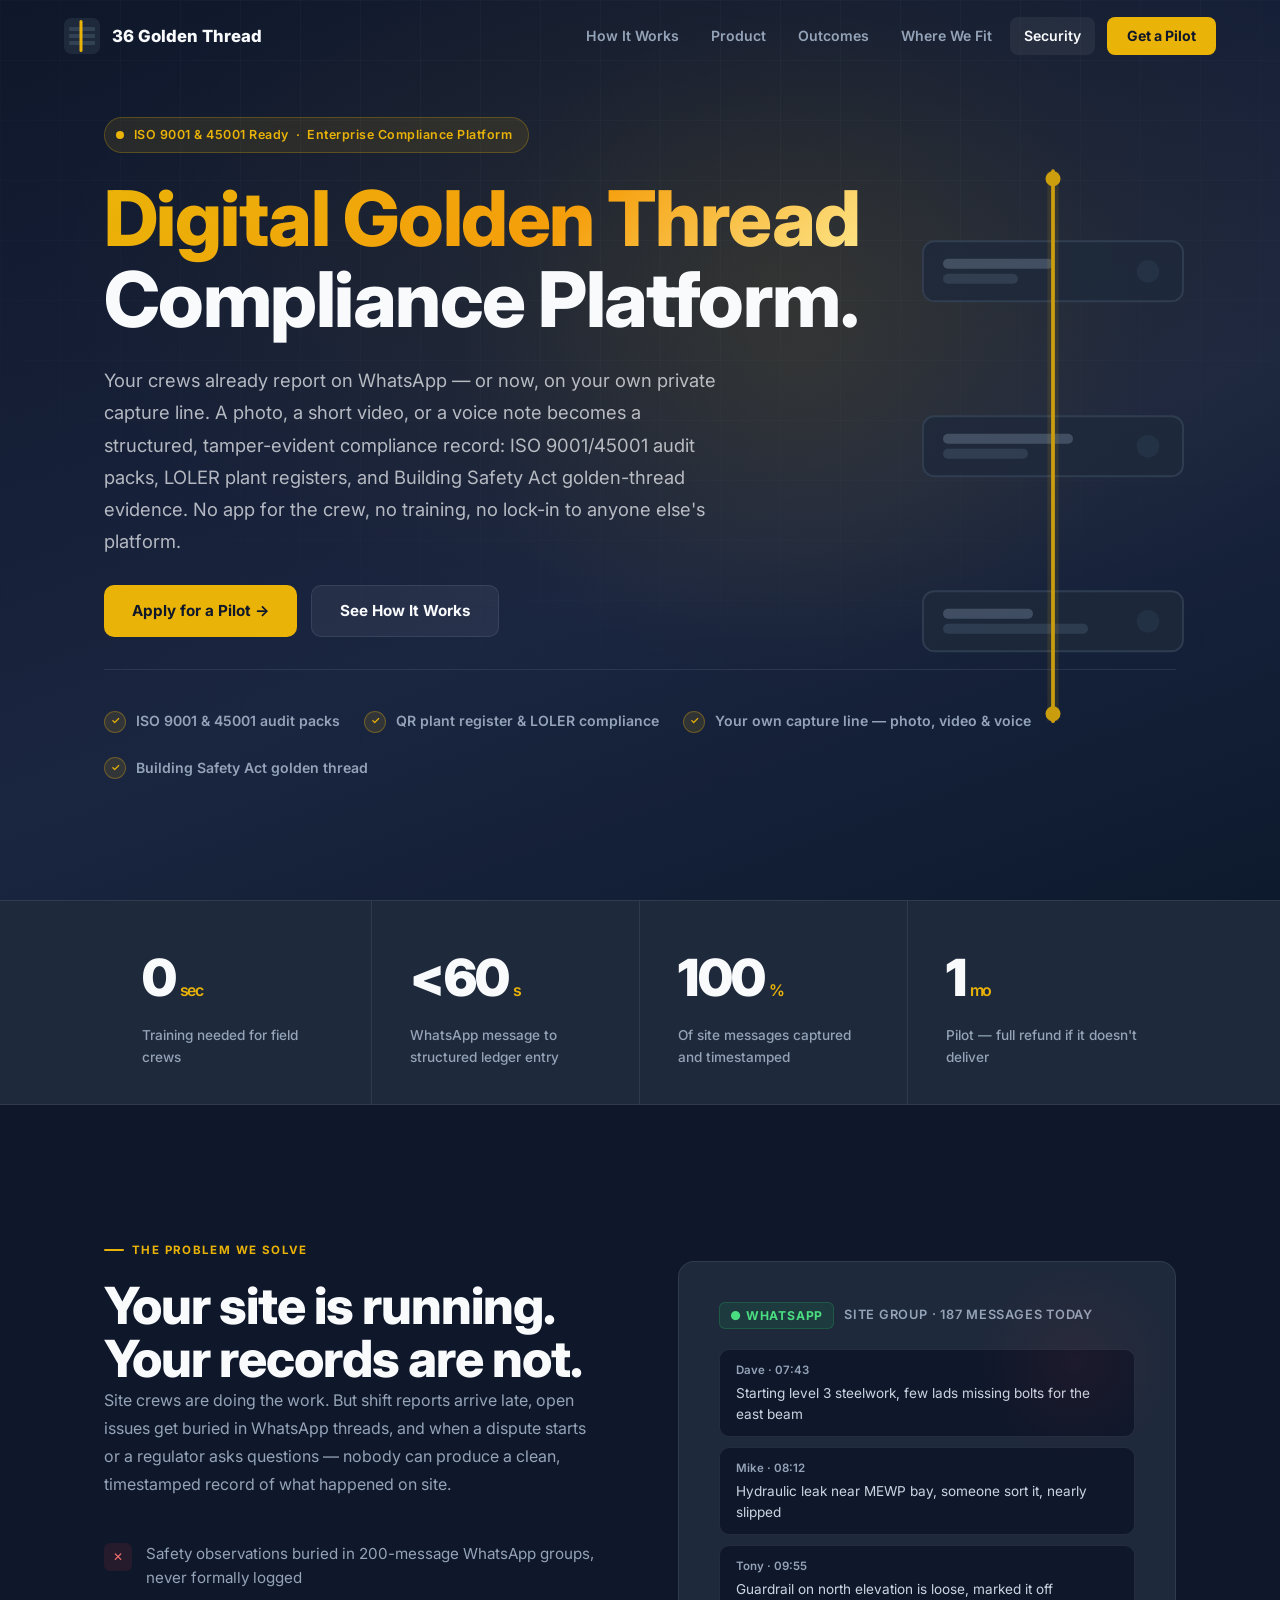
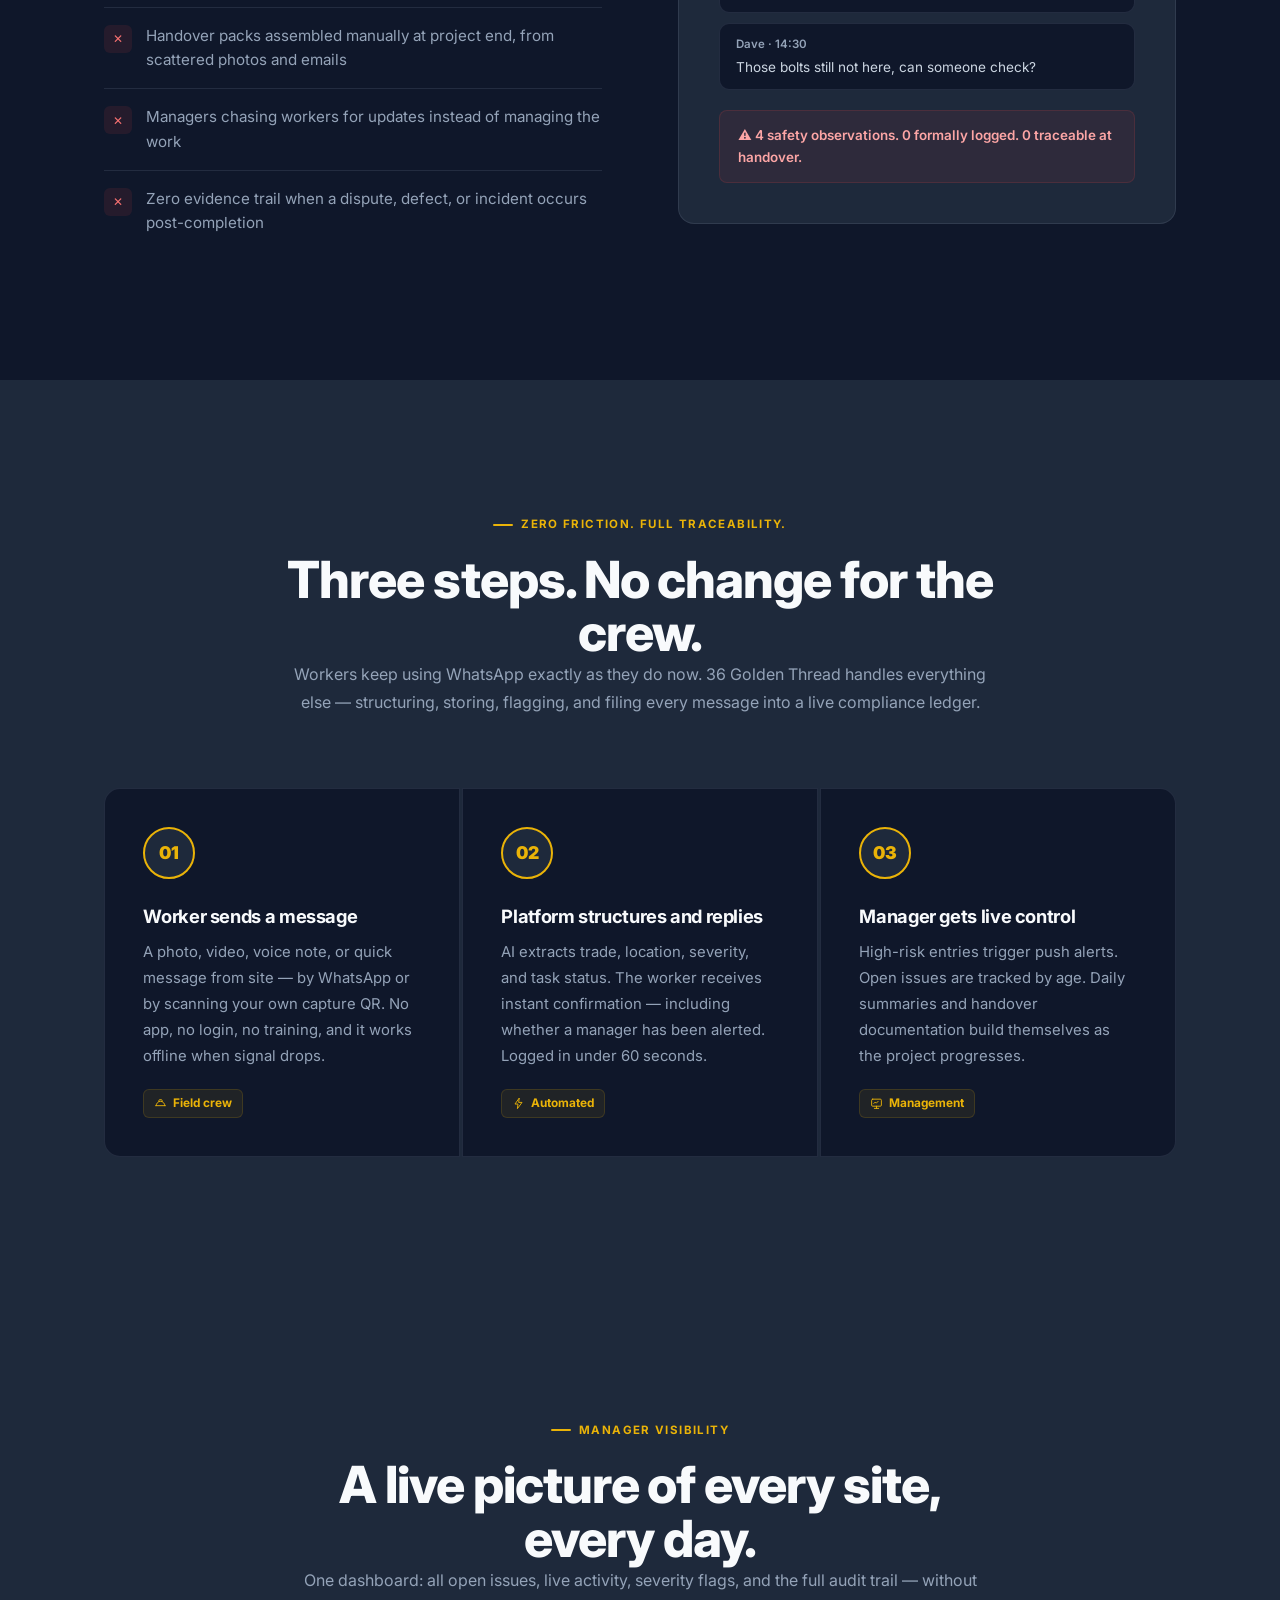
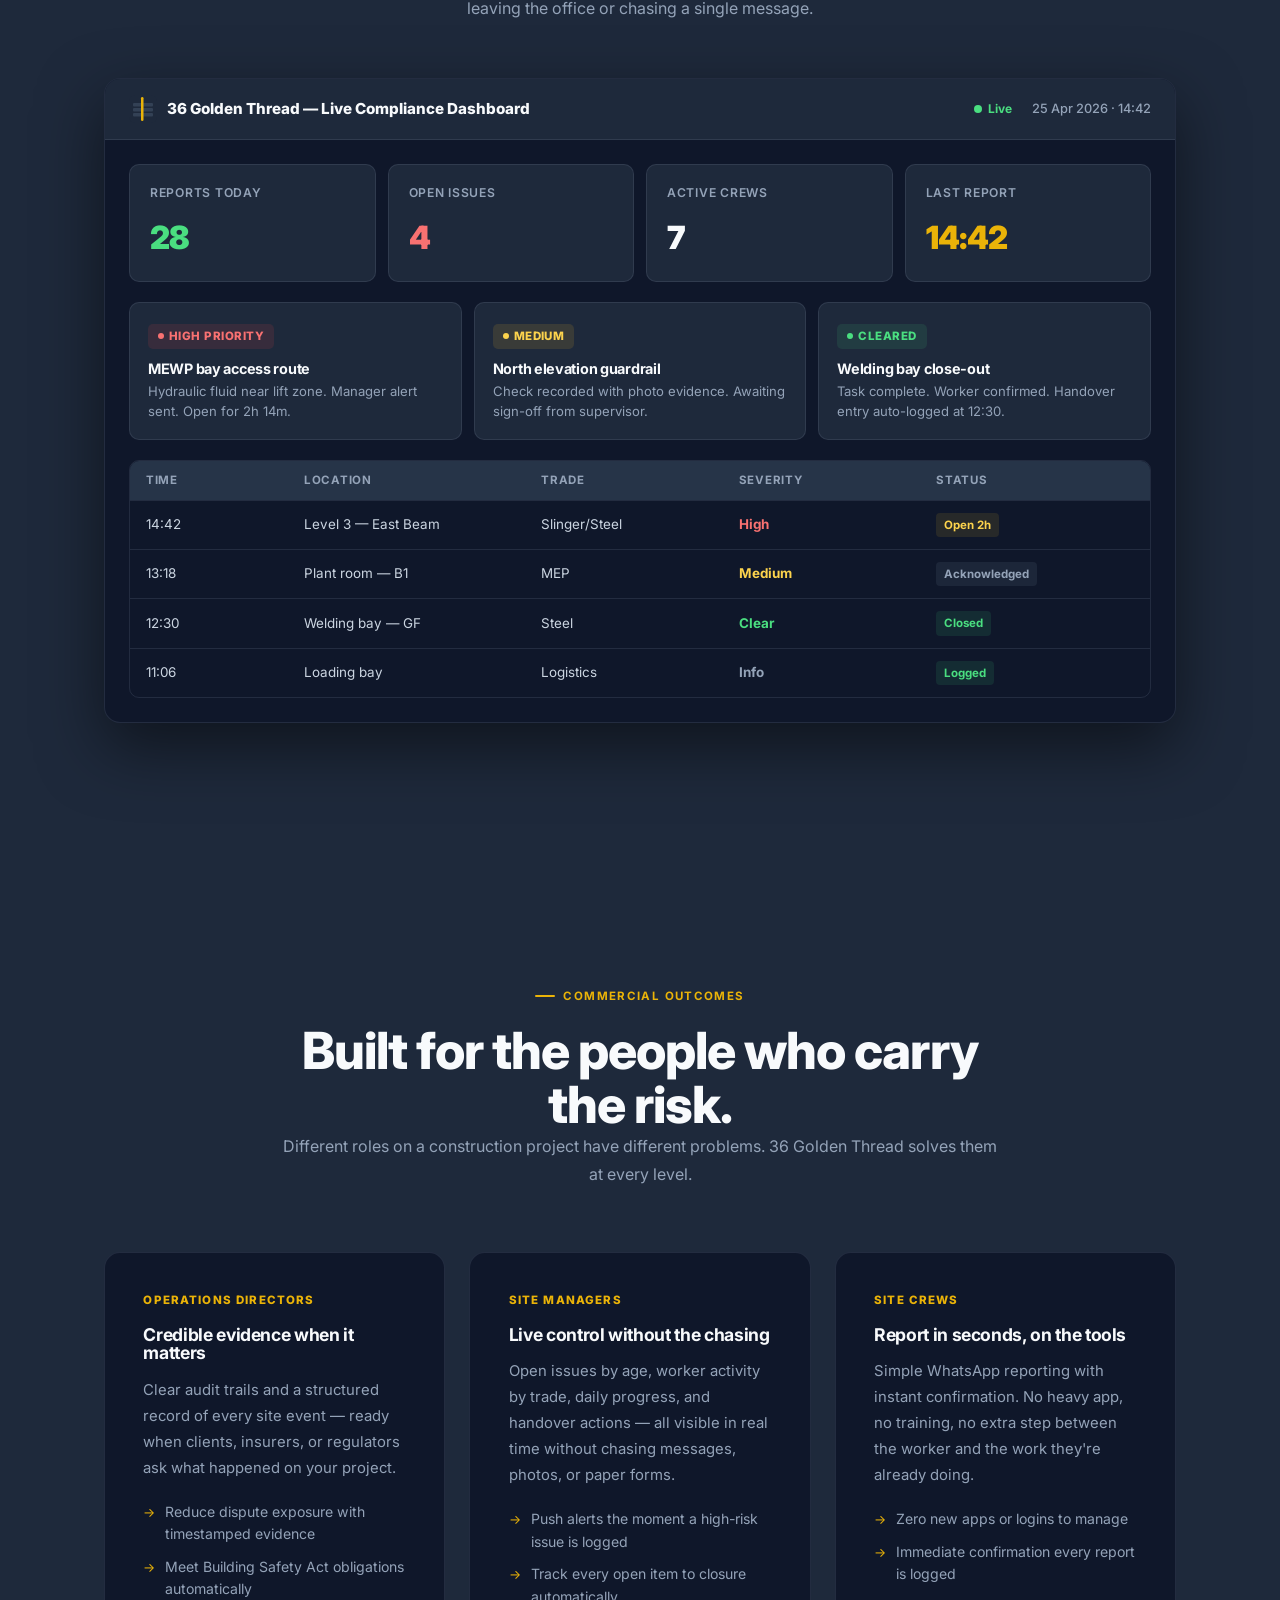
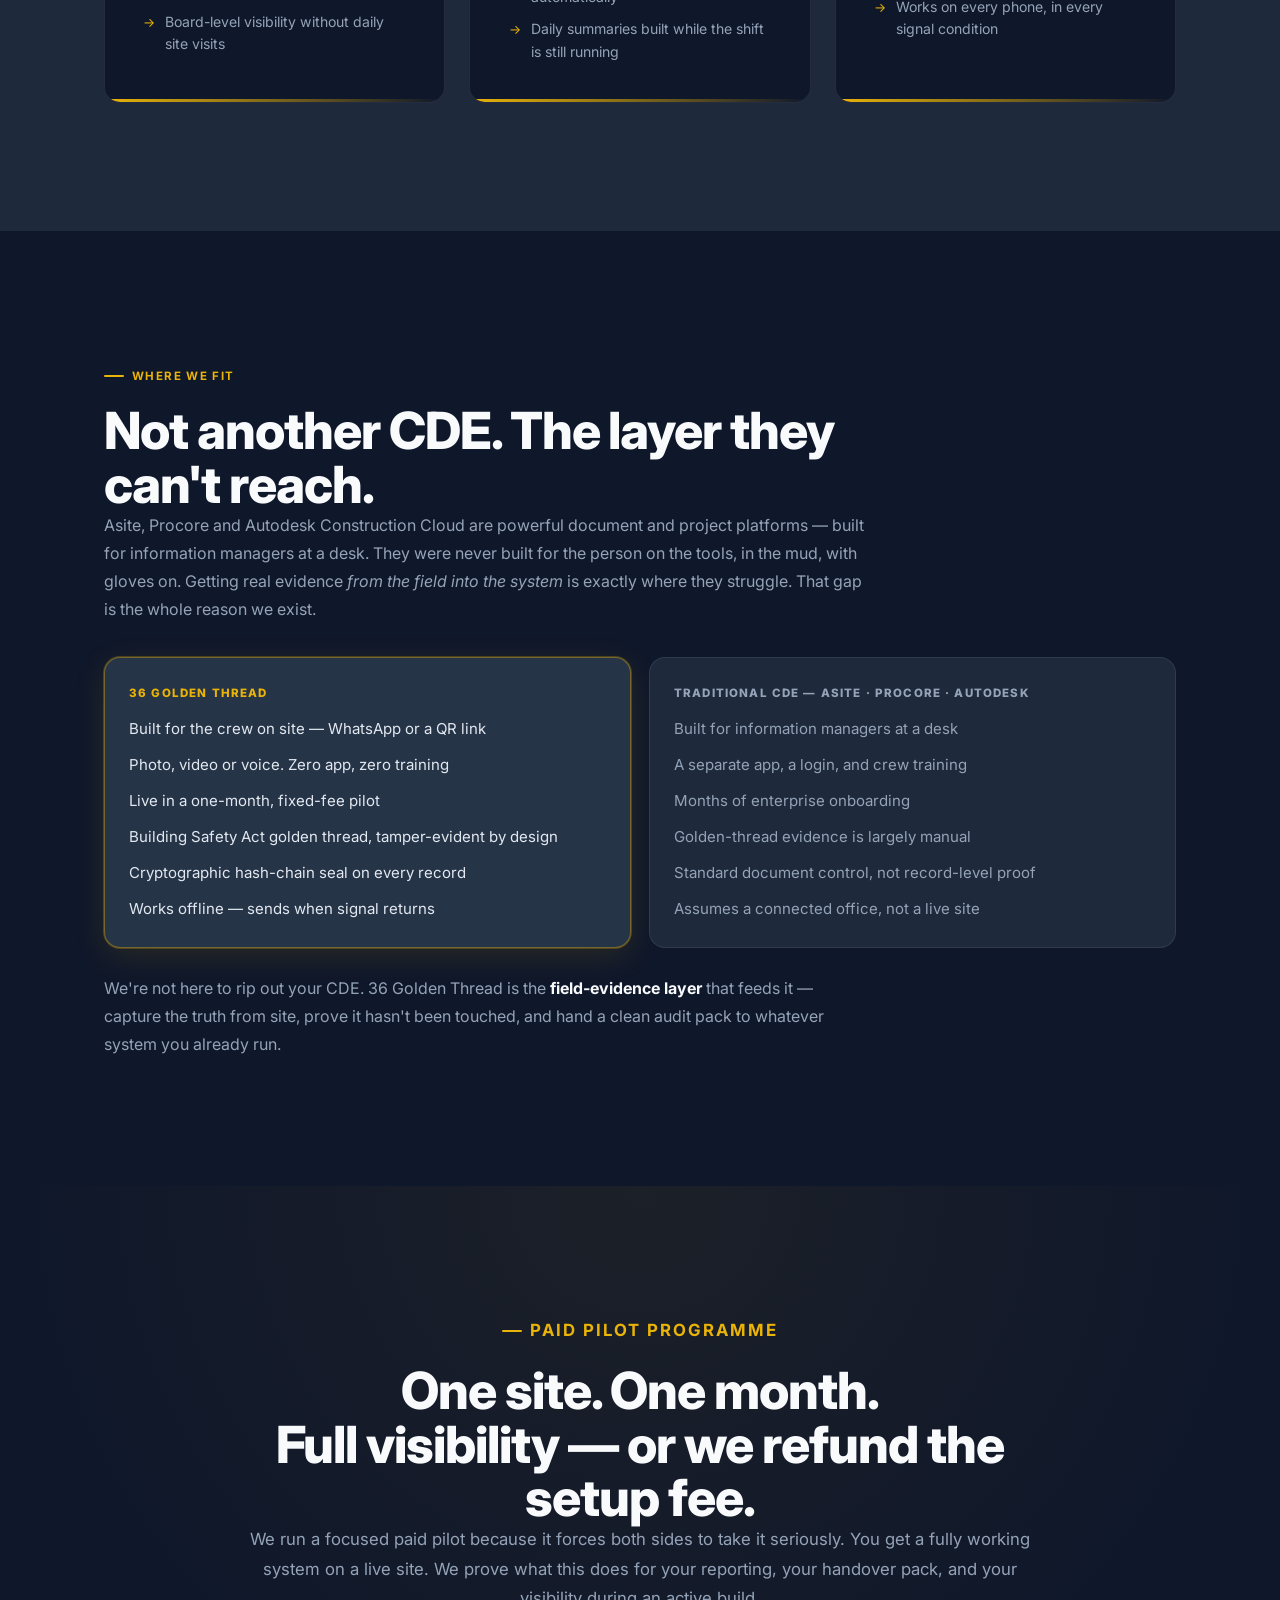
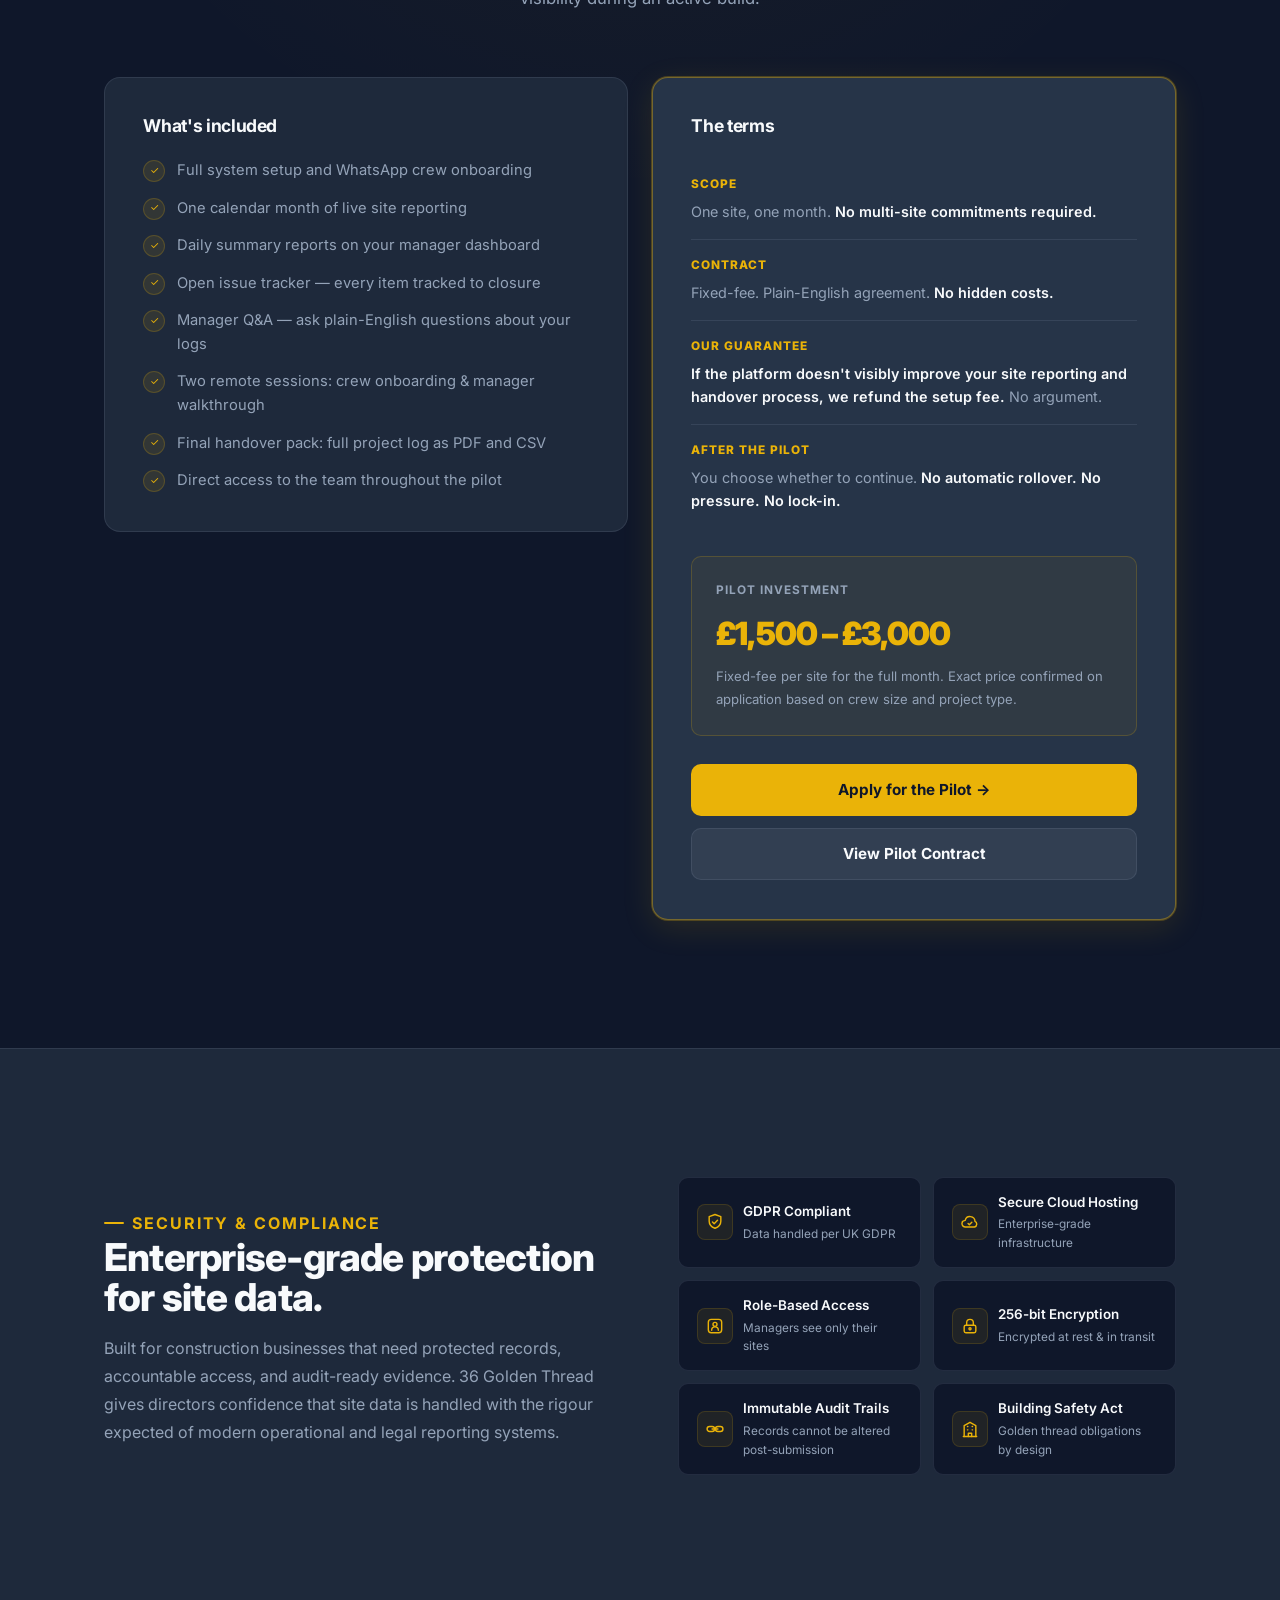
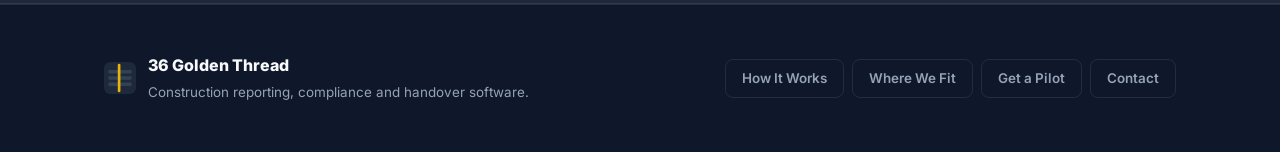
<file: index.html>
﻿<!doctype html>
<html lang="en">
<head>
<meta charset="utf-8">
<meta name="viewport" content="width=device-width, initial-scale=1">
<meta name="description" content="Turn site WhatsApp messages or your own private capture line into audit-ready compliance evidence. Photo, video, voice. ISO 9001/45001 packs, LOLER plant registers, and a tamper-evident Building Safety Act golden thread.">
<link rel="canonical" href="https://goldenthreadledger.co.uk/">
<meta property="og:type" content="website">
<meta property="og:site_name" content="36 Golden Thread">
<meta property="og:title" content="36 Golden Thread — Audit-ready site evidence, from the field">
<meta property="og:description" content="Your crews report by WhatsApp or your own capture link — photo, video or voice. It becomes a tamper-evident compliance record. Zero crew training.">
<meta property="og:url" content="https://goldenthreadledger.co.uk/">
<meta name="twitter:card" content="summary_large_image">
<meta name="twitter:title" content="36 Golden Thread — Audit-ready site evidence">
<meta name="twitter:description" content="From a site message to a sealed compliance record in under 60 seconds.">
<script type="application/ld+json">{"@context":"https://schema.org","@type":"SoftwareApplication","name":"36 Golden Thread","applicationCategory":"BusinessApplication","operatingSystem":"Web","url":"https://goldenthreadledger.co.uk/","description":"WhatsApp-native and own-channel construction compliance: ISO 9001/45001 audit packs, LOLER plant registers, Building Safety Act golden-thread evidence.","offers":{"@type":"Offer","price":"2500","priceCurrency":"GBP"}}</script>
<title>36 Golden Thread | Digital Golden Thread Compliance Platform</title>
<link rel="icon" type="image/svg+xml" href="favicon.svg">
<link rel="preconnect" href="https://fonts.googleapis.com">
<link rel="preconnect" href="https://fonts.gstatic.com" crossorigin>
<link href="https://fonts.googleapis.com/css2?family=Inter:wght@400;500;600;700;800;900&display=swap" rel="stylesheet">
<style>
/* ─── Reset & base ─────────────────────────────────────────────────────────── */
*,*::before,*::after{box-sizing:border-box;margin:0;padding:0}
html{scroll-behavior:smooth;-webkit-text-size-adjust:100%}
body{font-family:'Inter',system-ui,sans-serif;background:#0F172A;color:#F8FAFC;line-height:1.6;overflow-x:hidden}
img{display:block;max-width:100%}
a{color:inherit;text-decoration:none}
button{font-family:inherit;cursor:pointer}

/* ─── Design tokens ─────────────────────────────────────────────────────────── */
:root{
  --gold:#EAB308;
  --gold-light:#FDE68A;
  --gold-dark:#A16207;
  --navy:#0F172A;
  --navy-mid:#1E293B;
  --navy-surface:#263448;
  --slate:#334155;
  --slate-mid:#475569;
  --muted:#94A3B8;
  --paper:#F8FAFC;
  --line:rgba(148,163,184,.15);
  --radius:10px;
  --radius-lg:16px;
  --shadow-gold:0 0 0 1px rgba(234,179,8,.25),0 8px 32px rgba(234,179,8,.12);
  --shadow-dark:0 24px 64px rgba(0,0,0,.5);
}

/* ─── Typography ─────────────────────────────────────────────────────────── */
h1,h2,h3,h4{line-height:1.05;letter-spacing:-.02em;font-weight:800}
h1{font-size:clamp(2.8rem,6vw,5.4rem)}
h2{font-size:clamp(2rem,4vw,3.6rem)}
h3{font-size:1.15rem;font-weight:700}
p{color:var(--muted);line-height:1.75}

.eyebrow{
  display:inline-flex;align-items:center;gap:8px;
  font-size:.72rem;font-weight:700;letter-spacing:.12em;text-transform:uppercase;
  color:var(--gold);margin-bottom:18px;
}
.eyebrow::before{content:'';width:20px;height:2px;background:var(--gold);border-radius:2px}

/* ─── Layout ─────────────────────────────────────────────────────────────── */
.container{width:100%;max-width:1200px;margin:0 auto;padding:0 clamp(18px,5vw,64px)}
.section{padding:clamp(80px,10vw,140px) 0}

/* ─── Buttons ─────────────────────────────────────────────────────────────── */
.btn{
  display:inline-flex;align-items:center;justify-content:center;gap:8px;
  min-height:52px;padding:0 28px;border-radius:var(--radius);
  font-size:.95rem;font-weight:700;border:none;transition:all .2s ease;cursor:pointer;
}
.btn-gold{background:var(--gold);color:#0F172A}
.btn-gold:hover{background:#FCD34D;transform:translateY(-1px);box-shadow:0 8px 24px rgba(234,179,8,.35)}
.btn-ghost{background:rgba(255,255,255,.06);color:#F8FAFC;border:1px solid var(--line)}
.btn-ghost:hover{background:rgba(255,255,255,.1);border-color:rgba(148,163,184,.3)}

/* ─── Header ──────────────────────────────────────────────────────────────── */
.site-header{
  position:fixed;z-index:100;inset:0 0 auto 0;
  display:flex;align-items:center;justify-content:space-between;
  min-height:72px;padding:0 clamp(18px,5vw,64px);
  transition:background .25s,border-color .25s;
}
.site-header.scrolled{
  background:rgba(15,23,42,.92);
  border-bottom:1px solid var(--line);
  backdrop-filter:blur(20px);
}
.brand{display:flex;align-items:center;gap:12px;font-weight:800;font-size:1.05rem;color:#F8FAFC}
.brand-logo{width:36px;height:36px;flex-shrink:0}

.site-nav{display:flex;align-items:center;gap:4px}
.site-nav a{padding:8px 14px;border-radius:8px;font-size:.88rem;font-weight:600;color:var(--muted);transition:all .15s}
.site-nav a:hover,.site-nav a.active{color:#F8FAFC;background:rgba(255,255,255,.06)}
.nav-cta{
  margin-left:8px !important;
  background:var(--gold) !important;color:#0F172A !important;
  padding:8px 20px !important;font-weight:700 !important;
}
.nav-cta:hover{background:#FCD34D !important}

.nav-toggle{
  display:none;width:44px;height:44px;
  background:rgba(255,255,255,.06);border:1px solid var(--line);
  border-radius:8px;color:#F8FAFC;
  flex-direction:column;align-items:center;justify-content:center;gap:5px;
}
.nav-toggle span{display:block;width:18px;height:2px;background:currentColor;border-radius:2px}

/* ─── Hero ─────────────────────────────────────────────────────────────────── */
.hero{
  position:relative;min-height:100vh;
  display:flex;align-items:flex-start;
  overflow:hidden;isolation:isolate;
  padding-top:clamp(104px,13vh,136px);
  padding-bottom:clamp(48px,8vh,96px);
}
.hero-bg{
  position:absolute;inset:0;
  background:
    radial-gradient(ellipse 80% 60% at 60% 30%,rgba(234,179,8,.08) 0%,transparent 70%),
    linear-gradient(160deg,#0F172A 0%,#1a2540 60%,#0d1a2d 100%);
}
.hero-grid{
  position:absolute;inset:0;
  background-image:
    linear-gradient(rgba(148,163,184,.04) 1px,transparent 1px),
    linear-gradient(90deg,rgba(148,163,184,.04) 1px,transparent 1px);
  background-size:60px 60px;
  mask-image:radial-gradient(ellipse 80% 90% at 50% 0%,black 40%,transparent 100%);
}
.hero-glow{
  position:absolute;top:0;right:10%;
  width:700px;height:700px;
  background:radial-gradient(circle,rgba(234,179,8,.07) 0%,transparent 70%);
  pointer-events:none;
}
.hero-content{
  position:relative;z-index:5;
  width:100%;max-width:1200px;margin:0 auto;
  padding:0 clamp(18px,5vw,64px);
  opacity:1 !important;visibility:visible !important;
}
.hero-label-row{
  display:flex;justify-content:flex-start;
  margin-bottom:26px;
}
.hero-label{
  display:inline-flex;align-items:center;gap:10px;
  padding:7px 16px 7px 11px;
  background:rgba(234,179,8,.1);border:1px solid rgba(234,179,8,.25);
  border-radius:100px;
}
.hero-label-dot{width:8px;height:8px;background:var(--gold);border-radius:50%;animation:pulse 2s infinite}
@keyframes pulse{0%,100%{opacity:1;transform:scale(1)}50%{opacity:.5;transform:scale(.8)}}
.hero-label span{font-size:.78rem;font-weight:600;color:var(--gold);letter-spacing:.04em}

.hero h1{color:#F8FAFC;margin-bottom:24px;max-width:820px;display:block}
.hero h1 em{
  font-style:normal;
  background:linear-gradient(135deg,var(--gold) 0%,#F59E0B 60%,var(--gold-light) 100%);
  -webkit-background-clip:text;-webkit-text-fill-color:transparent;background-clip:text;
}
.hero-sub{
  max-width:620px;font-size:clamp(1rem,1.5vw,1.15rem);
  color:rgba(248,250,252,.7);margin-bottom:28px;
}
.hero-actions{display:flex;flex-wrap:wrap;gap:14px;margin-bottom:32px}
.hero-proof{
  display:flex;flex-wrap:wrap;gap:24px;
  padding-top:40px;border-top:1px solid var(--line);
}
.proof-item{display:flex;align-items:center;gap:10px;font-size:.88rem;font-weight:600;color:var(--muted)}
.proof-check{
  width:22px;height:22px;flex-shrink:0;
  display:grid;place-items:center;
  background:rgba(234,179,8,.12);border:1px solid rgba(234,179,8,.3);
  border-radius:50%;font-size:.65rem;color:var(--gold);
}

/* Hero visual (right side thread graphic) */
.hero-visual{
  position:absolute;right:clamp(18px,6vw,80px);top:50%;transform:translateY(-50%);
  width:clamp(180px,26vw,300px);opacity:.85;pointer-events:none;
}
.thread-line{
  stroke-dasharray:800;stroke-dashoffset:800;
  animation:draw 2.4s cubic-bezier(.4,0,.2,1) .8s forwards;
}
@keyframes draw{to{stroke-dashoffset:0}}
.db-bar{opacity:0;animation:fadein .5s ease forwards}
.db-bar:nth-child(1){animation-delay:1.6s}
.db-bar:nth-child(2){animation-delay:1.9s}
.db-bar:nth-child(3){animation-delay:2.2s}
.db-bar:nth-child(4){animation-delay:2.5s}
@keyframes fadein{to{opacity:1}}

/* ─── Stats band ──────────────────────────────────────────────────────────── */
.stats-band{border-top:1px solid var(--line);border-bottom:1px solid var(--line);background:var(--navy-mid)}
.stats-grid{display:grid;grid-template-columns:repeat(4,1fr)}
.stat-cell{padding:36px clamp(20px,3vw,48px);border-right:1px solid var(--line)}
.stat-cell:last-child{border-right:none}
.stat-num{
  font-size:clamp(2rem,4vw,3.2rem);font-weight:900;color:#F8FAFC;
  letter-spacing:-.03em;margin-bottom:6px;display:flex;align-items:baseline;gap:4px;
}
.stat-unit{font-size:1rem;font-weight:600;color:var(--gold)}
.stat-label{font-size:.85rem;color:var(--muted);font-weight:500}

/* ─── Problem ─────────────────────────────────────────────────────────────── */
.problem{background:var(--navy)}
.problem-inner{display:grid;grid-template-columns:1fr 1fr;gap:clamp(40px,6vw,100px);align-items:center}
.pain-list{list-style:none;margin-top:28px}
.pain-list li{display:flex;gap:14px;padding:16px 0;border-bottom:1px solid var(--line);font-size:.95rem;color:var(--muted)}
.pain-list li:last-child{border-bottom:none}
.pain-icon{
  width:28px;height:28px;flex-shrink:0;margin-top:1px;
  display:grid;place-items:center;
  background:rgba(239,68,68,.1);border-radius:6px;color:#F87171;font-size:.75rem;font-weight:800;
}
.chaos-block{
  background:var(--navy-mid);border:1px solid var(--line);
  border-radius:var(--radius-lg);padding:clamp(24px,4vw,40px);
  position:relative;overflow:hidden;
}
.chaos-block::before{
  content:'';position:absolute;top:0;right:0;
  width:200px;height:200px;
  background:radial-gradient(circle,rgba(239,68,68,.06) 0%,transparent 70%);
}
.chaos-header{
  display:flex;align-items:center;gap:10px;margin-bottom:20px;
  font-size:.8rem;font-weight:600;color:var(--muted);letter-spacing:.06em;text-transform:uppercase;
}
.wa-badge{
  display:inline-flex;align-items:center;gap:6px;
  background:rgba(37,211,102,.1);border:1px solid rgba(37,211,102,.2);
  border-radius:6px;padding:3px 10px;font-size:.76rem;font-weight:700;color:#4ADE80;
}
.chaos-messages{display:flex;flex-direction:column;gap:10px}
.msg{background:var(--navy);border:1px solid var(--line);border-radius:10px;padding:12px 16px;font-size:.85rem;line-height:1.5}
.msg-meta{font-size:.72rem;color:var(--muted);margin-bottom:4px;font-weight:600}
.msg-text{color:#CBD5E1}
.chaos-label{
  margin-top:20px;padding:14px 18px;
  background:rgba(239,68,68,.08);border:1px solid rgba(239,68,68,.15);
  border-radius:8px;font-size:.84rem;color:#FCA5A5;font-weight:600;
  display:flex;align-items:center;gap:8px;
}

/* ─── How it works ────────────────────────────────────────────────────────── */
.hiw{background:var(--navy-mid)}
.hiw-header{text-align:center;max-width:720px;margin:0 auto 72px}
.steps{display:grid;grid-template-columns:repeat(3,1fr);gap:2px}
.step{background:var(--navy);padding:clamp(24px,3vw,40px);border:1px solid var(--line)}
.step:first-child{border-radius:var(--radius-lg) 0 0 var(--radius-lg)}
.step:last-child{border-radius:0 var(--radius-lg) var(--radius-lg) 0}
.step-num{
  width:52px;height:52px;margin-bottom:28px;
  display:grid;place-items:center;
  background:var(--navy-mid);border:2px solid var(--gold);
  border-radius:50%;font-size:1.1rem;font-weight:900;color:var(--gold);
}
.step h3{color:#F8FAFC;margin-bottom:12px}
.step p{font-size:.93rem;margin:0}
.step-who{
  margin-top:20px;display:inline-flex;align-items:center;gap:6px;
  padding:4px 10px;background:rgba(234,179,8,.08);border:1px solid rgba(234,179,8,.15);
  border-radius:6px;font-size:.74rem;font-weight:700;color:var(--gold);
}

/* ─── Founder ─────────────────────────────────────────────────────────────── */
.founder{background:var(--navy);border-top:1px solid var(--line);border-bottom:1px solid var(--line)}
.founder-inner{display:grid;grid-template-columns:1fr 2fr;gap:clamp(40px,6vw,80px);align-items:center}
.founder-badge{
  background:var(--navy-mid);border:1px solid var(--line);
  border-radius:var(--radius-lg);padding:32px;text-align:center;
}
.founder-icon{
  width:80px;height:80px;margin:0 auto 20px;
  background:linear-gradient(135deg,var(--navy-surface),var(--navy-mid));
  border:2px solid var(--gold);border-radius:50%;
  display:grid;place-items:center;font-size:2rem;
}
.founder-badge h4{color:#F8FAFC;font-size:1rem;margin-bottom:6px}
.founder-badge p{font-size:.84rem;margin:0}
.cert-tag{
  display:inline-flex;margin-top:14px;
  align-items:center;gap:6px;padding:5px 12px;
  background:rgba(234,179,8,.1);border:1px solid rgba(234,179,8,.2);
  border-radius:100px;font-size:.74rem;font-weight:700;color:var(--gold);
}
.founder-quote{
  font-size:clamp(1.1rem,2vw,1.45rem);color:#F8FAFC;
  line-height:1.55;font-weight:600;margin-bottom:24px;
  border-left:3px solid var(--gold);padding-left:20px;
}
.founder-quote em{color:var(--gold);font-style:normal}
.founder-body{font-size:1rem;margin:0}

/* ─── Dashboard ───────────────────────────────────────────────────────────── */
.dashboard{background:var(--navy-mid)}
.dashboard-header{text-align:center;max-width:720px;margin:0 auto 56px}
.dash-shell{
  background:var(--navy);border:1px solid var(--line);
  border-radius:var(--radius-lg);overflow:hidden;box-shadow:var(--shadow-dark);
}
.dash-topbar{
  display:flex;align-items:center;justify-content:space-between;
  padding:16px 24px;background:var(--navy-mid);border-bottom:1px solid var(--line);
}
.dash-brand{display:flex;align-items:center;gap:10px}
.dash-brand-logo{width:28px;height:28px}
.dash-brand span{font-weight:800;font-size:.95rem;color:#F8FAFC}
.dash-live{display:flex;align-items:center;gap:6px;font-size:.75rem;font-weight:700;color:#4ADE80}
.live-dot{width:8px;height:8px;background:#4ADE80;border-radius:50%;animation:pulse 2s infinite}
.dash-date{font-size:.8rem;color:var(--muted);font-weight:500}
.dash-body{padding:24px}
.kpi-row{display:grid;grid-template-columns:repeat(4,1fr);gap:12px;margin-bottom:20px}
.kpi{background:var(--navy-mid);border:1px solid var(--line);border-radius:var(--radius);padding:18px 20px}
.kpi-label{font-size:.76rem;font-weight:600;color:var(--muted);margin-bottom:10px;text-transform:uppercase;letter-spacing:.06em}
.kpi-val{font-size:2rem;font-weight:900;color:#F8FAFC;letter-spacing:-.03em}
.kpi-val.gold{color:var(--gold)}
.kpi-val.green{color:#4ADE80}
.kpi-val.red{color:#F87171}
.alerts-row{display:grid;grid-template-columns:repeat(3,1fr);gap:12px;margin-bottom:20px}
.alert-card{background:var(--navy-mid);border:1px solid var(--line);border-radius:var(--radius);padding:18px}
.sev{
  display:inline-flex;align-items:center;gap:5px;
  padding:3px 10px;border-radius:5px;font-size:.72rem;font-weight:800;
  letter-spacing:.04em;margin-bottom:12px;
}
.sev-dot{width:6px;height:6px;border-radius:50%;background:currentColor}
.sev.high{background:rgba(239,68,68,.12);color:#F87171}
.sev.med{background:rgba(251,191,36,.12);color:#FCD34D}
.sev.clear{background:rgba(74,222,128,.1);color:#4ADE80}
.alert-card h4{color:#F8FAFC;font-size:.9rem;font-weight:700;margin-bottom:6px}
.alert-card p{font-size:.82rem;margin:0;line-height:1.5}
.ledger{border:1px solid var(--line);border-radius:var(--radius);overflow:hidden}
.ledger-head,.ledger-row{display:grid;grid-template-columns:.8fr 1.2fr 1fr 1fr 1fr;align-items:center}
.ledger-head{background:var(--navy-surface);padding:10px 16px;font-size:.72rem;font-weight:700;color:var(--muted);text-transform:uppercase;letter-spacing:.06em}
.ledger-row{padding:12px 16px;border-top:1px solid var(--line);font-size:.84rem;color:#CBD5E1}
.ledger-row:hover{background:rgba(255,255,255,.02)}
.status-badge{display:inline-flex;align-items:center;gap:5px;padding:3px 8px;border-radius:4px;font-size:.72rem;font-weight:700}
.status-open{background:rgba(251,191,36,.1);color:#FCD34D}
.status-closed{background:rgba(74,222,128,.1);color:#4ADE80}
.status-ack{background:rgba(148,163,184,.1);color:var(--muted)}

/* ─── Features ────────────────────────────────────────────────────────────── */
.features{background:var(--navy)}
.features-header{text-align:center;max-width:720px;margin:0 auto 64px}
.feature-grid{display:grid;grid-template-columns:repeat(2,1fr);gap:2px}
.feat{
  background:var(--navy-mid);padding:clamp(28px,4vw,48px);
  border:1px solid var(--line);transition:background .2s;position:relative;overflow:hidden;
}
.feat:hover{background:var(--navy-surface)}
.feat::before{
  content:'';position:absolute;top:0;left:0;right:0;height:2px;
  background:linear-gradient(90deg,var(--gold),transparent);opacity:0;transition:opacity .2s;
}
.feat:hover::before{opacity:1}
.feat:nth-child(1){border-radius:var(--radius-lg) 0 0 0}
.feat:nth-child(2){border-radius:0 var(--radius-lg) 0 0}
.feat:nth-child(3){border-radius:0 0 0 var(--radius-lg)}
.feat:nth-child(4){border-radius:0 0 var(--radius-lg) 0}
.feat-icon{
  width:48px;height:48px;margin-bottom:24px;
  background:rgba(234,179,8,.08);border:1px solid rgba(234,179,8,.2);
  border-radius:var(--radius);display:grid;place-items:center;font-size:1.3rem;
}
.feat h3{color:#F8FAFC;margin-bottom:12px}
.feat p{font-size:.93rem;margin:0}

/* ─── Outcomes ───────────────────────────────────────────────────────────── */
.outcomes{background:var(--navy-mid)}
.outcomes-header{text-align:center;max-width:720px;margin:0 auto 64px}
.outcome-grid{display:grid;grid-template-columns:repeat(3,1fr);gap:24px}
.outcome-card{
  background:var(--navy);border:1px solid var(--line);
  border-radius:var(--radius-lg);padding:clamp(28px,3vw,40px);
  position:relative;overflow:hidden;transition:border-color .2s,transform .2s;
}
.outcome-card:hover{border-color:rgba(234,179,8,.3);transform:translateY(-3px)}
.outcome-card::after{content:'';position:absolute;bottom:0;left:0;right:0;height:3px;background:linear-gradient(90deg,var(--gold),transparent)}
.outcome-who{font-size:.72rem;font-weight:800;letter-spacing:.1em;text-transform:uppercase;color:var(--gold);margin-bottom:16px}
.outcome-card h3{color:#F8FAFC;font-size:1.1rem;margin-bottom:14px}
.outcome-card p{font-size:.93rem;margin:0}
.outcome-list{list-style:none;margin-top:20px;display:flex;flex-direction:column;gap:10px}
.outcome-list li{display:flex;gap:10px;align-items:flex-start;font-size:.88rem;color:var(--muted)}
.outcome-check{color:var(--gold);font-size:.8rem;margin-top:2px;flex-shrink:0}

/* ─── Pilot ───────────────────────────────────────────────────────────────── */
.pilot{background:var(--navy);position:relative;overflow:hidden}
.pilot::before{
  content:'';position:absolute;inset:0;
  background:radial-gradient(ellipse 70% 60% at 50% 0%,rgba(234,179,8,.06) 0%,transparent 70%);
}
.pilot-inner{position:relative;z-index:1}
.pilot-header{text-align:center;max-width:800px;margin:0 auto 64px}
.pilot-header p{font-size:1.05rem}
.pilot-grid{display:grid;grid-template-columns:1fr 1fr;gap:24px;align-items:start}
.pilot-card{background:var(--navy-mid);border:1px solid var(--line);border-radius:var(--radius-lg);padding:clamp(28px,3vw,40px)}
.pilot-card.featured{background:var(--navy-surface);border-color:rgba(234,179,8,.4);box-shadow:var(--shadow-gold)}
.pilot-card h3{color:#F8FAFC;font-size:1.1rem;margin-bottom:24px}
.incl-list{list-style:none;display:flex;flex-direction:column;gap:14px}
.incl-list li{display:flex;gap:12px;align-items:flex-start;font-size:.92rem;color:var(--muted)}
.incl-check{
  width:22px;height:22px;flex-shrink:0;
  background:rgba(234,179,8,.1);border:1px solid rgba(234,179,8,.2);
  border-radius:50%;display:grid;place-items:center;font-size:.65rem;color:var(--gold);margin-top:1px;
}
.term-rows{display:flex;flex-direction:column}
.term-row{padding:16px 0;border-bottom:1px solid var(--line)}
.term-row:last-child{border-bottom:none}
.term-label{font-size:.74rem;font-weight:800;letter-spacing:.08em;text-transform:uppercase;color:var(--gold);margin-bottom:6px}
.term-val{font-size:.9rem;color:var(--muted)}
.term-val strong{color:#F8FAFC;font-weight:600}
.pricing-block{
  margin-top:28px;padding:24px;
  background:rgba(234,179,8,.05);border:1px solid rgba(234,179,8,.2);border-radius:var(--radius);
}
.price-label{font-size:.74rem;font-weight:700;color:var(--muted);letter-spacing:.08em;text-transform:uppercase;margin-bottom:8px}
.price-val{font-size:2rem;font-weight:900;color:var(--gold);letter-spacing:-.03em;margin-bottom:6px}
.price-note{font-size:.82rem;color:var(--muted);margin:0}
.pilot-ctas{display:flex;flex-direction:column;gap:12px;margin-top:28px}
.pilot-ctas .btn{width:100%;justify-content:center}

/* ─── Security ───────────────────────────────────────────────────────────── */
.security{background:var(--navy-mid);border-top:1px solid var(--line);border-bottom:1px solid var(--line)}
.security-inner{display:grid;grid-template-columns:1fr 1fr;gap:clamp(40px,6vw,80px);align-items:center}
.security-copy h2{color:#F8FAFC;margin-bottom:16px;font-size:clamp(1.6rem,3vw,2.8rem)}
.security-copy p{font-size:1rem;margin:0}
.sec-badges{display:flex;flex-wrap:wrap;gap:12px}
.sec-badge{
  display:flex;align-items:center;gap:10px;
  padding:14px 18px;background:var(--navy);border:1px solid var(--line);
  border-radius:var(--radius);flex:1;min-width:200px;
}
.sec-badge-icon{
  width:36px;height:36px;flex-shrink:0;
  background:rgba(234,179,8,.08);border:1px solid rgba(234,179,8,.15);
  border-radius:8px;display:grid;place-items:center;font-size:1rem;
}
.sec-badge-text{font-size:.84rem;font-weight:600;color:#F8FAFC}
.sec-badge-sub{font-size:.74rem;color:var(--muted);margin-top:2px}

/* ─── Footer ──────────────────────────────────────────────────────────────── */
.site-footer{background:var(--navy);border-top:1px solid var(--line);padding:48px 0}
.footer-inner{display:flex;align-items:center;justify-content:space-between;gap:24px;flex-wrap:wrap}
.footer-brand{display:flex;align-items:center;gap:12px}
.footer-brand-name{font-weight:800;color:#F8FAFC}
.footer-sub{font-size:.84rem;color:var(--muted);margin-top:4px}
.footer-links{display:flex;gap:8px;flex-wrap:wrap}
.footer-links a{padding:8px 16px;border-radius:8px;font-size:.84rem;font-weight:600;color:var(--muted);border:1px solid var(--line);transition:all .15s}
.footer-links a:hover{color:#F8FAFC;border-color:rgba(148,163,184,.3)}

/* ─── Responsive ─────────────────────────────────────────────────────────── */
@media(max-width:1040px){
  .stats-grid{grid-template-columns:repeat(2,1fr)}
  .stat-cell:nth-child(2){border-right:none}
  .stat-cell:nth-child(3){border-top:1px solid var(--line);border-right:1px solid var(--line)}
  .stat-cell:nth-child(4){border-top:1px solid var(--line)}
  .kpi-row{grid-template-columns:repeat(2,1fr)}
  .alerts-row{grid-template-columns:1fr}
  .pilot-grid{grid-template-columns:1fr}
  .outcome-grid{grid-template-columns:1fr}
  .security-inner{grid-template-columns:1fr}
}
@media(max-width:860px){
  .hero-visual{display:none}
  .hero-label-row{justify-content:flex-start}
  .problem-inner{grid-template-columns:1fr}
  .steps{grid-template-columns:1fr;gap:0}
  .step{border-radius:0 !important}
  .step:first-child{border-radius:var(--radius-lg) var(--radius-lg) 0 0 !important}
  .step:last-child{border-radius:0 0 var(--radius-lg) var(--radius-lg) !important}
  .founder-inner{grid-template-columns:1fr}
  .feature-grid{grid-template-columns:1fr;gap:0}
  .feat{border-radius:0 !important}
  .feat:first-child{border-radius:var(--radius-lg) var(--radius-lg) 0 0 !important}
  .feat:last-child{border-radius:0 0 var(--radius-lg) var(--radius-lg) !important}
  .ledger-wrap{overflow-x:auto}
  .ledger-head,.ledger-row{min-width:540px}
  .site-nav{
    position:fixed;top:72px;left:0;right:0;bottom:0;
    flex-direction:column;align-items:stretch;padding:16px;gap:4px;
    background:var(--navy);border-top:1px solid var(--line);
    display:none;overflow-y:auto;z-index:99;
  }
  .site-nav.open{display:flex}
  .site-nav a{padding:14px 18px;font-size:1rem;border-radius:8px}
  .nav-cta{margin-left:0 !important}
  .nav-toggle{display:flex}
}
@media(max-width:600px){
  .hero{padding-top:104px}
  .hero h1{font-size:clamp(2.55rem,12vw,3.25rem);line-height:1.08}
  .hero-label{max-width:100%}
  .hero-actions{flex-direction:column;align-items:stretch}
  .hero-actions .btn{width:100%}
  .stats-grid{grid-template-columns:1fr}
  .stat-cell{border-right:none !important;border-top:1px solid var(--line)}
  .stat-cell:first-child{border-top:none}
  .kpi-row{grid-template-columns:repeat(2,1fr)}
  .footer-inner{flex-direction:column;align-items:flex-start}
}

/* ─── Scroll reveal ──────────────────────────────────────────────────────── */
[data-reveal]{opacity:0;transform:translateY(28px);transition:opacity .65s ease,transform .65s ease}
[data-reveal].revealed{opacity:1;transform:none}
</style>
</head>
<body>

<!-- HEADER -->
<header class="site-header" id="site-header">
  <a class="brand" href="#top">
    <svg class="brand-logo" viewBox="0 0 36 36" fill="none" xmlns="http://www.w3.org/2000/svg">
      <rect width="36" height="36" rx="7" fill="#1E293B"/>
      <rect x="5" y="9" width="26" height="4" rx="1.2" fill="#334155"/>
      <rect x="5" y="16" width="26" height="4" rx="1.2" fill="#334155"/>
      <rect x="5" y="23" width="26" height="4" rx="1.2" fill="#334155"/>
      <rect x="15.5" y="2" width="3" height="32" rx="1.5" fill="#EAB308"/>
    </svg>
    36 Golden Thread
  </a>

  <button class="nav-toggle" id="nav-toggle" aria-controls="site-nav" aria-expanded="false" aria-label="Toggle navigation">
    <span></span><span></span><span></span>
  </button>

  <nav class="site-nav" id="site-nav">
    <a href="#how-it-works">How It Works</a>
    <a href="#dashboard">Product</a>
    <a href="#outcomes">Outcomes</a>
    <a href="#compare">Where We Fit</a>
    <a href="#security">Security</a>
    <a href="#pilot" class="nav-cta">Get a Pilot</a>
  </nav>
</header>

<!-- HERO -->
<main id="top">
<section class="hero">
  <div class="hero-bg"></div>
  <div class="hero-grid"></div>
  <div class="hero-glow"></div>

  <!-- Animated thread visual -->
  <div class="hero-visual" aria-hidden="true">
    <svg viewBox="0 0 240 440" fill="none" xmlns="http://www.w3.org/2000/svg" style="width:100%;height:auto;overflow:visible">
      <g class="db-bar">
        <rect x="16" y="56" width="208" height="48" rx="9" fill="#1E293B" stroke="#334155" stroke-width="1.5"/>
        <rect x="32" y="70" width="88" height="8" rx="4" fill="#475569"/>
        <rect x="32" y="82" width="60" height="8" rx="4" fill="#334155"/>
        <circle cx="196" cy="80" r="9" fill="#263448"/>
      </g>
      <g class="db-bar">
        <rect x="16" y="196" width="208" height="48" rx="9" fill="#1E293B" stroke="#334155" stroke-width="1.5"/>
        <rect x="32" y="210" width="104" height="8" rx="4" fill="#475569"/>
        <rect x="32" y="222" width="68" height="8" rx="4" fill="#334155"/>
        <circle cx="196" cy="220" r="9" fill="#263448"/>
      </g>
      <g class="db-bar">
        <rect x="16" y="336" width="208" height="48" rx="9" fill="#1E293B" stroke="#334155" stroke-width="1.5"/>
        <rect x="32" y="350" width="72" height="8" rx="4" fill="#475569"/>
        <rect x="32" y="362" width="116" height="8" rx="4" fill="#334155"/>
        <circle cx="196" cy="360" r="9" fill="#263448"/>
      </g>
      <!-- Glow layer -->
      <line x1="120" y1="0" x2="120" y2="440" stroke="#EAB308" stroke-width="9" stroke-opacity=".12"/>
      <!-- Main thread -->
      <line class="thread-line" x1="120" y1="0" x2="120" y2="440" stroke="#EAB308" stroke-width="3" stroke-linecap="round"/>
      <!-- Nodes -->
      <g class="db-bar"><circle cx="120" cy="6" r="6" fill="#EAB308"/></g>
      <g class="db-bar"><circle cx="120" cy="434" r="6" fill="#EAB308"/></g>
    </svg>
  </div>

  <div class="hero-content">
    <div class="hero-label-row">
      <div class="hero-label">
        <span class="hero-label-dot"></span>
        <span>ISO 9001 &amp; 45001 Ready &nbsp;·&nbsp; Enterprise Compliance Platform</span>
      </div>
    </div>
    <h1><em>Digital Golden Thread</em><br>Compliance Platform.</h1>
    <p class="hero-sub">Your crews already report on WhatsApp — or now, on your own private capture line. A photo, a short video, or a voice note becomes a structured, tamper-evident compliance record: ISO 9001/45001 audit packs, LOLER plant registers, and Building Safety Act golden-thread evidence. No app for the crew, no training, no lock-in to anyone else&#39;s platform.</p>
    <div class="hero-actions">
      <a class="btn btn-gold" href="#pilot">Apply for a Pilot →</a>
      <a class="btn btn-ghost" href="#how-it-works">See How It Works</a>
    </div>
    <div class="hero-proof">
      <div class="proof-item"><div class="proof-check">✓</div>ISO 9001 &amp; 45001 audit packs</div>
      <div class="proof-item"><div class="proof-check">✓</div>QR plant register &amp; LOLER compliance</div>
      <div class="proof-item"><div class="proof-check">✓</div>Your own capture line — photo, video &amp; voice</div>
      <div class="proof-item"><div class="proof-check">✓</div>Building Safety Act golden thread</div>
    </div>
  </div>
</section>

<!-- STATS BAND -->
<div class="stats-band">
  <div class="container">
    <div class="stats-grid" data-reveal>
      <div class="stat-cell">
        <div class="stat-num">0<span class="stat-unit">sec</span></div>
        <div class="stat-label">Training needed for field crews</div>
      </div>
      <div class="stat-cell">
        <div class="stat-num">&lt;60<span class="stat-unit">s</span></div>
        <div class="stat-label">WhatsApp message to structured ledger entry</div>
      </div>
      <div class="stat-cell">
        <div class="stat-num">100<span class="stat-unit">%</span></div>
        <div class="stat-label">Of site messages captured and timestamped</div>
      </div>
      <div class="stat-cell">
        <div class="stat-num">1<span class="stat-unit">mo</span></div>
        <div class="stat-label">Pilot — full refund if it doesn't deliver</div>
      </div>
    </div>
  </div>
</div>

<!-- PROBLEM -->
<section class="section problem" id="problem">
  <div class="container">
    <div class="problem-inner">
      <div class="problem-copy" data-reveal>
        <p class="eyebrow">The Problem We Solve</p>
        <h2 style="color:#F8FAFC">Your site is running.<br>Your records are not.</h2>
        <p>Site crews are doing the work. But shift reports arrive late, open issues get buried in WhatsApp threads, and when a dispute starts or a regulator asks questions — nobody can produce a clean, timestamped record of what happened on site.</p>
        <ul class="pain-list">
          <li>
            <div class="pain-icon">✕</div>
            <span>Safety observations buried in 200-message WhatsApp groups, never formally logged</span>
          </li>
          <li>
            <div class="pain-icon">✕</div>
            <span>Handover packs assembled manually at project end, from scattered photos and emails</span>
          </li>
          <li>
            <div class="pain-icon">✕</div>
            <span>Managers chasing workers for updates instead of managing the work</span>
          </li>
          <li>
            <div class="pain-icon">✕</div>
            <span>Zero evidence trail when a dispute, defect, or incident occurs post-completion</span>
          </li>
        </ul>
      </div>
      <div class="chaos-block" data-reveal>
        <div class="chaos-header">
          <div class="wa-badge">● WhatsApp</div>
          Site Group · 187 messages today
        </div>
        <div class="chaos-messages">
          <div class="msg">
            <div class="msg-meta">Dave · 07:43</div>
            <div class="msg-text">Starting level 3 steelwork, few lads missing bolts for the east beam</div>
          </div>
          <div class="msg">
            <div class="msg-meta">Mike · 08:12</div>
            <div class="msg-text">Hydraulic leak near MEWP bay, someone sort it, nearly slipped</div>
          </div>
          <div class="msg">
            <div class="msg-meta">Tony · 09:55</div>
            <div class="msg-text">Guardrail on north elevation is loose, marked it off</div>
          </div>
          <div class="msg">
            <div class="msg-meta">Dave · 14:30</div>
            <div class="msg-text">Those bolts still not here, can someone check?</div>
          </div>
        </div>
        <div class="chaos-label">
          ⚠ 4 safety observations. 0 formally logged. 0 traceable at handover.
        </div>
      </div>
    </div>
  </div>
</section>

<!-- HOW IT WORKS -->
<section class="section hiw" id="how-it-works">
  <div class="container">
    <div class="hiw-header" data-reveal>
      <p class="eyebrow">Zero friction. Full traceability.</p>
      <h2 style="color:#F8FAFC">Three steps. No change for the crew.</h2>
      <p>Workers keep using WhatsApp exactly as they do now. 36 Golden Thread handles everything else — structuring, storing, flagging, and filing every message into a live compliance ledger.</p>
    </div>
    <div class="steps" data-reveal>
      <div class="step">
        <div class="step-num">01</div>
        <h3 style="color:#F8FAFC">Worker sends a message</h3>
        <p>A photo, video, voice note, or quick message from site — by WhatsApp or by scanning your own capture QR. No app, no login, no training, and it works offline when signal drops.</p>
        <div class="step-who"><svg width="13" height="13" viewBox="0 0 24 24" fill="none" stroke="currentColor" stroke-width="1.7" stroke-linecap="round" stroke-linejoin="round"><path d="M4 16a8 8 0 0 1 16 0"/><path d="M3 16h18"/><path d="M9 8.2V6.5A1.5 1.5 0 0 1 10.5 5h3A1.5 1.5 0 0 1 15 6.5v1.7"/></svg> Field crew</div>
      </div>
      <div class="step">
        <div class="step-num">02</div>
        <h3 style="color:#F8FAFC">Platform structures and replies</h3>
        <p>AI extracts trade, location, severity, and task status. The worker receives instant confirmation — including whether a manager has been alerted. Logged in under 60 seconds.</p>
        <div class="step-who"><svg width="13" height="13" viewBox="0 0 24 24" fill="none" stroke="currentColor" stroke-width="1.7" stroke-linecap="round" stroke-linejoin="round"><path d="M13 2.5L5.5 13H11l-1 8.5L18.5 10H13z"/></svg> Automated</div>
      </div>
      <div class="step">
        <div class="step-num">03</div>
        <h3 style="color:#F8FAFC">Manager gets live control</h3>
        <p>High-risk entries trigger push alerts. Open issues are tracked by age. Daily summaries and handover documentation build themselves as the project progresses.</p>
        <div class="step-who"><svg width="13" height="13" viewBox="0 0 24 24" fill="none" stroke="currentColor" stroke-width="1.7" stroke-linecap="round" stroke-linejoin="round"><rect x="3" y="4" width="18" height="13" rx="2"/><path d="M8 21h8M12 17v4"/><path d="M7 12l2.6-2.6 2 2 3.4-3.4"/></svg> Management</div>
      </div>
    </div>
  </div>
</section>

<!-- DASHBOARD -->
<section class="section dashboard" id="dashboard">
  <div class="container">
    <div class="dashboard-header" data-reveal>
      <p class="eyebrow">Manager Visibility</p>
      <h2 style="color:#F8FAFC">A live picture of every site, every day.</h2>
      <p>One dashboard: all open issues, live activity, severity flags, and the full audit trail — without leaving the office or chasing a single message.</p>
    </div>
    <div class="dash-shell" data-reveal>
      <div class="dash-topbar">
        <div class="dash-brand">
          <svg class="dash-brand-logo" viewBox="0 0 28 28" fill="none" xmlns="http://www.w3.org/2000/svg">
            <rect width="28" height="28" rx="6" fill="#1E293B"/>
            <rect x="4" y="8" width="20" height="3.5" rx="1" fill="#334155"/>
            <rect x="4" y="13" width="20" height="3.5" rx="1" fill="#334155"/>
            <rect x="4" y="18" width="20" height="3.5" rx="1" fill="#334155"/>
            <rect x="12" y="2" width="2.5" height="24" rx="1.25" fill="#EAB308"/>
          </svg>
          <span>36 Golden Thread — Live Compliance Dashboard</span>
        </div>
        <div style="display:flex;align-items:center;gap:20px">
          <div class="dash-live"><div class="live-dot"></div> Live</div>
          <div class="dash-date">25 Apr 2026 · 14:42</div>
        </div>
      </div>
      <div class="dash-body">
        <div class="kpi-row">
          <div class="kpi"><div class="kpi-label">Reports Today</div><div class="kpi-val green">28</div></div>
          <div class="kpi"><div class="kpi-label">Open Issues</div><div class="kpi-val red">4</div></div>
          <div class="kpi"><div class="kpi-label">Active Crews</div><div class="kpi-val">7</div></div>
          <div class="kpi"><div class="kpi-label">Last Report</div><div class="kpi-val gold">14:42</div></div>
        </div>
        <div class="alerts-row">
          <div class="alert-card">
            <div class="sev high"><div class="sev-dot"></div>HIGH PRIORITY</div>
            <h4>MEWP bay access route</h4>
            <p>Hydraulic fluid near lift zone. Manager alert sent. Open for 2h 14m.</p>
          </div>
          <div class="alert-card">
            <div class="sev med"><div class="sev-dot"></div>MEDIUM</div>
            <h4>North elevation guardrail</h4>
            <p>Check recorded with photo evidence. Awaiting sign-off from supervisor.</p>
          </div>
          <div class="alert-card">
            <div class="sev clear"><div class="sev-dot"></div>CLEARED</div>
            <h4>Welding bay close-out</h4>
            <p>Task complete. Worker confirmed. Handover entry auto-logged at 12:30.</p>
          </div>
        </div>
        <div class="ledger-wrap">
          <div class="ledger">
            <div class="ledger-head">
              <span>Time</span><span>Location</span><span>Trade</span><span>Severity</span><span>Status</span>
            </div>
            <div class="ledger-row">
              <span>14:42</span><span>Level 3 — East Beam</span><span>Slinger/Steel</span>
              <span style="color:#F87171;font-weight:700">High</span>
              <span><span class="status-badge status-open">Open 2h</span></span>
            </div>
            <div class="ledger-row">
              <span>13:18</span><span>Plant room — B1</span><span>MEP</span>
              <span style="color:#FCD34D;font-weight:700">Medium</span>
              <span><span class="status-badge status-ack">Acknowledged</span></span>
            </div>
            <div class="ledger-row">
              <span>12:30</span><span>Welding bay — GF</span><span>Steel</span>
              <span style="color:#4ADE80;font-weight:700">Clear</span>
              <span><span class="status-badge status-closed">Closed</span></span>
            </div>
            <div class="ledger-row">
              <span>11:06</span><span>Loading bay</span><span>Logistics</span>
              <span style="color:#94A3B8;font-weight:700">Info</span>
              <span><span class="status-badge status-closed">Logged</span></span>
            </div>
          </div>
        </div>
      </div>
    </div>
  </div>
</section>

<!-- OUTCOMES -->
<section class="section outcomes" id="outcomes">
  <div class="container">
    <div class="outcomes-header" data-reveal>
      <p class="eyebrow">Commercial Outcomes</p>
      <h2 style="color:#F8FAFC">Built for the people who carry the risk.</h2>
      <p>Different roles on a construction project have different problems. 36 Golden Thread solves them at every level.</p>
    </div>
    <div class="outcome-grid" data-reveal>
      <div class="outcome-card">
        <div class="outcome-who">Operations Directors</div>
        <h3>Credible evidence when it matters</h3>
        <p>Clear audit trails and a structured record of every site event — ready when clients, insurers, or regulators ask what happened on your project.</p>
        <ul class="outcome-list">
          <li><span class="outcome-check">→</span>Reduce dispute exposure with timestamped evidence</li>
          <li><span class="outcome-check">→</span>Meet Building Safety Act obligations automatically</li>
          <li><span class="outcome-check">→</span>Board-level visibility without daily site visits</li>
        </ul>
      </div>
      <div class="outcome-card">
        <div class="outcome-who">Site Managers</div>
        <h3>Live control without the chasing</h3>
        <p>Open issues by age, worker activity by trade, daily progress, and handover actions — all visible in real time without chasing messages, photos, or paper forms.</p>
        <ul class="outcome-list">
          <li><span class="outcome-check">→</span>Push alerts the moment a high-risk issue is logged</li>
          <li><span class="outcome-check">→</span>Track every open item to closure automatically</li>
          <li><span class="outcome-check">→</span>Daily summaries built while the shift is still running</li>
        </ul>
      </div>
      <div class="outcome-card">
        <div class="outcome-who">Site Crews</div>
        <h3>Report in seconds, on the tools</h3>
        <p>Simple WhatsApp reporting with instant confirmation. No heavy app, no training, no extra step between the worker and the work they're already doing.</p>
        <ul class="outcome-list">
          <li><span class="outcome-check">→</span>Zero new apps or logins to manage</li>
          <li><span class="outcome-check">→</span>Immediate confirmation every report is logged</li>
          <li><span class="outcome-check">→</span>Works on every phone, in every signal condition</li>
        </ul>
      </div>
    </div>
  </div>
</section>

<!-- WHERE WE FIT / COMPETITORS -->
<section class="section" id="compare" style="background:var(--navy)">
  <div class="container">
    <div data-reveal style="max-width:760px">
      <p class="eyebrow">Where We Fit</p>
      <h2 style="color:#F8FAFC">Not another CDE. The layer they can&#39;t reach.</h2>
      <p>Asite, Procore and Autodesk Construction Cloud are powerful document and project platforms — built for information managers at a desk. They were never built for the person on the tools, in the mud, with gloves on. Getting real evidence <em>from the field into the system</em> is exactly where they struggle. That gap is the whole reason we exist.</p>
    </div>
    <div data-reveal style="margin-top:34px;display:grid;grid-template-columns:repeat(auto-fit,minmax(260px,1fr));gap:18px">
      <div style="background:var(--navy-surface);border:1px solid rgba(234,179,8,.4);border-radius:16px;padding:26px 24px;box-shadow:var(--shadow-gold)">
        <div style="font-size:.72rem;font-weight:800;letter-spacing:.1em;text-transform:uppercase;color:var(--gold);margin-bottom:14px">36 Golden Thread</div>
        <ul style="list-style:none;display:flex;flex-direction:column;gap:12px;font-size:.94rem;color:#E2E8F0">
          <li>Built for the crew on site — WhatsApp or a QR link</li>
          <li>Photo, video or voice. Zero app, zero training</li>
          <li>Live in a one-month, fixed-fee pilot</li>
          <li>Building Safety Act golden thread, tamper-evident by design</li>
          <li>Cryptographic hash-chain seal on every record</li>
          <li>Works offline — sends when signal returns</li>
        </ul>
      </div>
      <div style="background:var(--navy-mid);border:1px solid var(--line);border-radius:16px;padding:26px 24px">
        <div style="font-size:.72rem;font-weight:800;letter-spacing:.1em;text-transform:uppercase;color:var(--muted);margin-bottom:14px">Traditional CDE — Asite · Procore · Autodesk</div>
        <ul style="list-style:none;display:flex;flex-direction:column;gap:12px;font-size:.94rem;color:var(--muted)">
          <li>Built for information managers at a desk</li>
          <li>A separate app, a login, and crew training</li>
          <li>Months of enterprise onboarding</li>
          <li>Golden-thread evidence is largely manual</li>
          <li>Standard document control, not record-level proof</li>
          <li>Assumes a connected office, not a live site</li>
        </ul>
      </div>
    </div>
    <p data-reveal style="margin-top:26px;max-width:760px">We&#39;re not here to rip out your CDE. 36 Golden Thread is the <strong style="color:#F8FAFC">field-evidence layer</strong> that feeds it — capture the truth from site, prove it hasn&#39;t been touched, and hand a clean audit pack to whatever system you already run.</p>
  </div>
</section>

<!-- PILOT -->
<section class="section pilot" id="pilot">
  <div class="container pilot-inner">
    <div class="pilot-header" data-reveal>
      <p class="eyebrow">Paid Pilot Programme</p>
      <h2 style="color:#F8FAFC">One site. One month.<br>Full visibility — or we refund the setup fee.</h2>
      <p>We run a focused paid pilot because it forces both sides to take it seriously. You get a fully working system on a live site. We prove what this does for your reporting, your handover pack, and your visibility during an active build.</p>
    </div>
    <div class="pilot-grid" data-reveal>
      <div class="pilot-card">
        <h3>What's included</h3>
        <ul class="incl-list">
          <li><div class="incl-check">✓</div>Full system setup and WhatsApp crew onboarding</li>
          <li><div class="incl-check">✓</div>One calendar month of live site reporting</li>
          <li><div class="incl-check">✓</div>Daily summary reports on your manager dashboard</li>
          <li><div class="incl-check">✓</div>Open issue tracker — every item tracked to closure</li>
          <li><div class="incl-check">✓</div>Manager Q&amp;A — ask plain-English questions about your logs</li>
          <li><div class="incl-check">✓</div>Two remote sessions: crew onboarding &amp; manager walkthrough</li>
          <li><div class="incl-check">✓</div>Final handover pack: full project log as PDF and CSV</li>
          <li><div class="incl-check">✓</div>Direct access to the team throughout the pilot</li>
        </ul>
      </div>
      <div class="pilot-card featured">
        <h3>The terms</h3>
        <div class="term-rows">
          <div class="term-row">
            <div class="term-label">Scope</div>
            <div class="term-val">One site, one month. <strong>No multi-site commitments required.</strong></div>
          </div>
          <div class="term-row">
            <div class="term-label">Contract</div>
            <div class="term-val">Fixed-fee. Plain-English agreement. <strong>No hidden costs.</strong></div>
          </div>
          <div class="term-row">
            <div class="term-label">Our guarantee</div>
            <div class="term-val"><strong>If the platform doesn't visibly improve your site reporting and handover process, we refund the setup fee.</strong> No argument.</div>
          </div>
          <div class="term-row">
            <div class="term-label">After the pilot</div>
            <div class="term-val">You choose whether to continue. <strong>No automatic rollover. No pressure. No lock-in.</strong></div>
          </div>
        </div>
        <div class="pricing-block">
          <div class="price-label">Pilot Investment</div>
          <div class="price-val">£1,500 – £3,000</div>
          <p class="price-note">Fixed-fee per site for the full month. Exact price confirmed on application based on crew size and project type.</p>
        </div>
        <div class="pilot-ctas">
          <a class="btn btn-gold" href="mailto:khalik@goldenthreadledger.com?subject=Golden%20Thread%20Pilot%20Application&body=Hi%2C%0A%0AI%27d%20like%20to%20apply%20for%20a%20Golden%20Thread%20pilot.%0A%0ASite%20name%3A%0AApprox%20crew%20size%3A%0AProject%20type%3A%0AProject%20start%20date%3A%0A%0AThanks">Apply for the Pilot →</a>
          <a class="btn btn-ghost" href="pilot_contract.html" target="_blank" rel="noopener">View Pilot Contract</a>
        </div>
      </div>
    </div>
  </div>
</section>

<!-- SECURITY -->
<section class="section security" id="security">
  <div class="container">
    <div class="security-inner" data-reveal>
      <div class="security-copy">
        <p class="eyebrow">Security &amp; Compliance</p>
        <h2 style="color:#F8FAFC">Enterprise-grade protection for site data.</h2>
        <p>Built for construction businesses that need protected records, accountable access, and audit-ready evidence. 36 Golden Thread gives directors confidence that site data is handled with the rigour expected of modern operational and legal reporting systems.</p>
      </div>
      <div class="sec-badges">
        <div class="sec-badge">
          <div class="sec-badge-icon"><svg width="20" height="20" viewBox="0 0 24 24" fill="none" stroke="#EAB308" stroke-width="1.7" stroke-linecap="round" stroke-linejoin="round"><path d="M12 3l7 2.6v5.4c0 4-3 7-7 8.5-4-1.5-7-4.5-7-8.5V5.6z"/><path d="M9 12l2 2 4-4"/></svg></div>
          <div><div class="sec-badge-text">GDPR Compliant</div><div class="sec-badge-sub">Data handled per UK GDPR</div></div>
        </div>
        <div class="sec-badge">
          <div class="sec-badge-icon"><svg width="20" height="20" viewBox="0 0 24 24" fill="none" stroke="#EAB308" stroke-width="1.7" stroke-linecap="round" stroke-linejoin="round"><path d="M6.5 18a4 4 0 0 1-.3-8A6 6 0 0 1 18 11.3 3.6 3.6 0 0 1 17.5 18z"/><path d="M9.7 13.8l1.5 1.5 3-3"/></svg></div>
          <div><div class="sec-badge-text">Secure Cloud Hosting</div><div class="sec-badge-sub">Enterprise-grade infrastructure</div></div>
        </div>
        <div class="sec-badge">
          <div class="sec-badge-icon"><svg width="20" height="20" viewBox="0 0 24 24" fill="none" stroke="#EAB308" stroke-width="1.7" stroke-linecap="round" stroke-linejoin="round"><rect x="4" y="4" width="16" height="16" rx="3.5"/><circle cx="12" cy="10" r="2.4"/><path d="M8 17a4 4 0 0 1 8 0"/></svg></div>
          <div><div class="sec-badge-text">Role-Based Access</div><div class="sec-badge-sub">Managers see only their sites</div></div>
        </div>
        <div class="sec-badge">
          <div class="sec-badge-icon"><svg width="20" height="20" viewBox="0 0 24 24" fill="none" stroke="#EAB308" stroke-width="1.7" stroke-linecap="round" stroke-linejoin="round"><rect x="5" y="11" width="14" height="9" rx="2"/><path d="M8 11V8a4 4 0 0 1 8 0v3"/><circle cx="12" cy="15.4" r="1.3"/></svg></div>
          <div><div class="sec-badge-text">256-bit Encryption</div><div class="sec-badge-sub">Encrypted at rest &amp; in transit</div></div>
        </div>
        <div class="sec-badge">
          <div class="sec-badge-icon"><svg width="20" height="20" viewBox="0 0 24 24" fill="none" stroke="#EAB308" stroke-width="1.7" stroke-linecap="round" stroke-linejoin="round"><rect x="2.5" y="9" width="9" height="6" rx="3"/><rect x="12.5" y="9" width="9" height="6" rx="3"/><path d="M8.5 12h7"/></svg></div>
          <div><div class="sec-badge-text">Immutable Audit Trails</div><div class="sec-badge-sub">Records cannot be altered post-submission</div></div>
        </div>
        <div class="sec-badge">
          <div class="sec-badge-icon"><svg width="20" height="20" viewBox="0 0 24 24" fill="none" stroke="#EAB308" stroke-width="1.7" stroke-linecap="round" stroke-linejoin="round"><path d="M5 21V8l7-4 7 4v13"/><path d="M4 21h16"/><path d="M10 21v-4h4v4"/><path d="M9 9h.4M14.6 9h.4M9 13h.4M14.6 13h.4"/></svg></div>
          <div><div class="sec-badge-text">Building Safety Act</div><div class="sec-badge-sub">Golden thread obligations by design</div></div>
        </div>
      </div>
    </div>
  </div>
</section>

</main>

<!-- FOOTER -->
<footer class="site-footer">
  <div class="container">
    <div class="footer-inner">
      <div class="footer-brand">
        <svg viewBox="0 0 36 36" fill="none" width="32" height="32" xmlns="http://www.w3.org/2000/svg">
          <rect width="36" height="36" rx="7" fill="#1E293B"/>
          <rect x="5" y="9" width="26" height="4" rx="1.2" fill="#334155"/>
          <rect x="5" y="16" width="26" height="4" rx="1.2" fill="#334155"/>
          <rect x="5" y="23" width="26" height="4" rx="1.2" fill="#334155"/>
          <rect x="15.5" y="2" width="3" height="32" rx="1.5" fill="#EAB308"/>
        </svg>
        <div>
          <div class="footer-brand-name">36 Golden Thread</div>
          <div class="footer-sub">Construction reporting, compliance and handover software.</div>
        </div>
      </div>
      <div class="footer-links">
        <a href="#how-it-works">How It Works</a>
        <a href="#compare">Where We Fit</a>
        <a href="#pilot">Get a Pilot</a>
        <a href="mailto:khalik@goldenthreadledger.com">Contact</a>
      </div>
    </div>
  </div>
</footer>

<script>
// Sticky header
const header = document.getElementById('site-header');
const toggle = document.getElementById('nav-toggle');
const nav = document.getElementById('site-nav');

function syncHeader() {
  header?.classList.toggle('scrolled', window.scrollY > 40);
}

window.addEventListener('scroll', syncHeader, {passive:true});
syncHeader();

// Mobile nav
toggle?.addEventListener('click', () => {
  const open = nav?.classList.toggle('open') ?? false;
  toggle.setAttribute('aria-expanded', String(open));
  document.body.style.overflow = open ? 'hidden' : '';
});
nav?.querySelectorAll('a').forEach(a => {
  a.addEventListener('click', () => {
    nav.classList.remove('open');
    toggle?.setAttribute('aria-expanded', 'false');
    document.body.style.overflow = '';
  });
});

// Scroll reveal
const revealObserver = new IntersectionObserver(entries => {
  entries.forEach(e => {
    if (e.isIntersecting) {
      e.target.classList.add('revealed');
      revealObserver.unobserve(e.target);
    }
  });
}, {threshold: 0.1, rootMargin: '0px 0px -40px 0px'});
document.querySelectorAll('[data-reveal]').forEach(el => revealObserver.observe(el));

// Active nav highlight
const navSections = document.querySelectorAll('section[id]');
const navLinks = document.querySelectorAll('.site-nav a[href^="#"]');
const activeSectionObserver = new IntersectionObserver(entries => {
  entries.forEach(e => {
    if (e.isIntersecting) {
      navLinks.forEach(a => a.classList.remove('active'));
      const activeLink = document.querySelector('.site-nav a[href="#' + e.target.id + '"]');
      if (activeLink) activeLink.classList.add('active');
    }
  });
}, {threshold: 0.4, rootMargin: '-20% 0px -45% 0px'});
navSections.forEach(s => activeSectionObserver.observe(s));
</script>
</body>
</html>
</file>
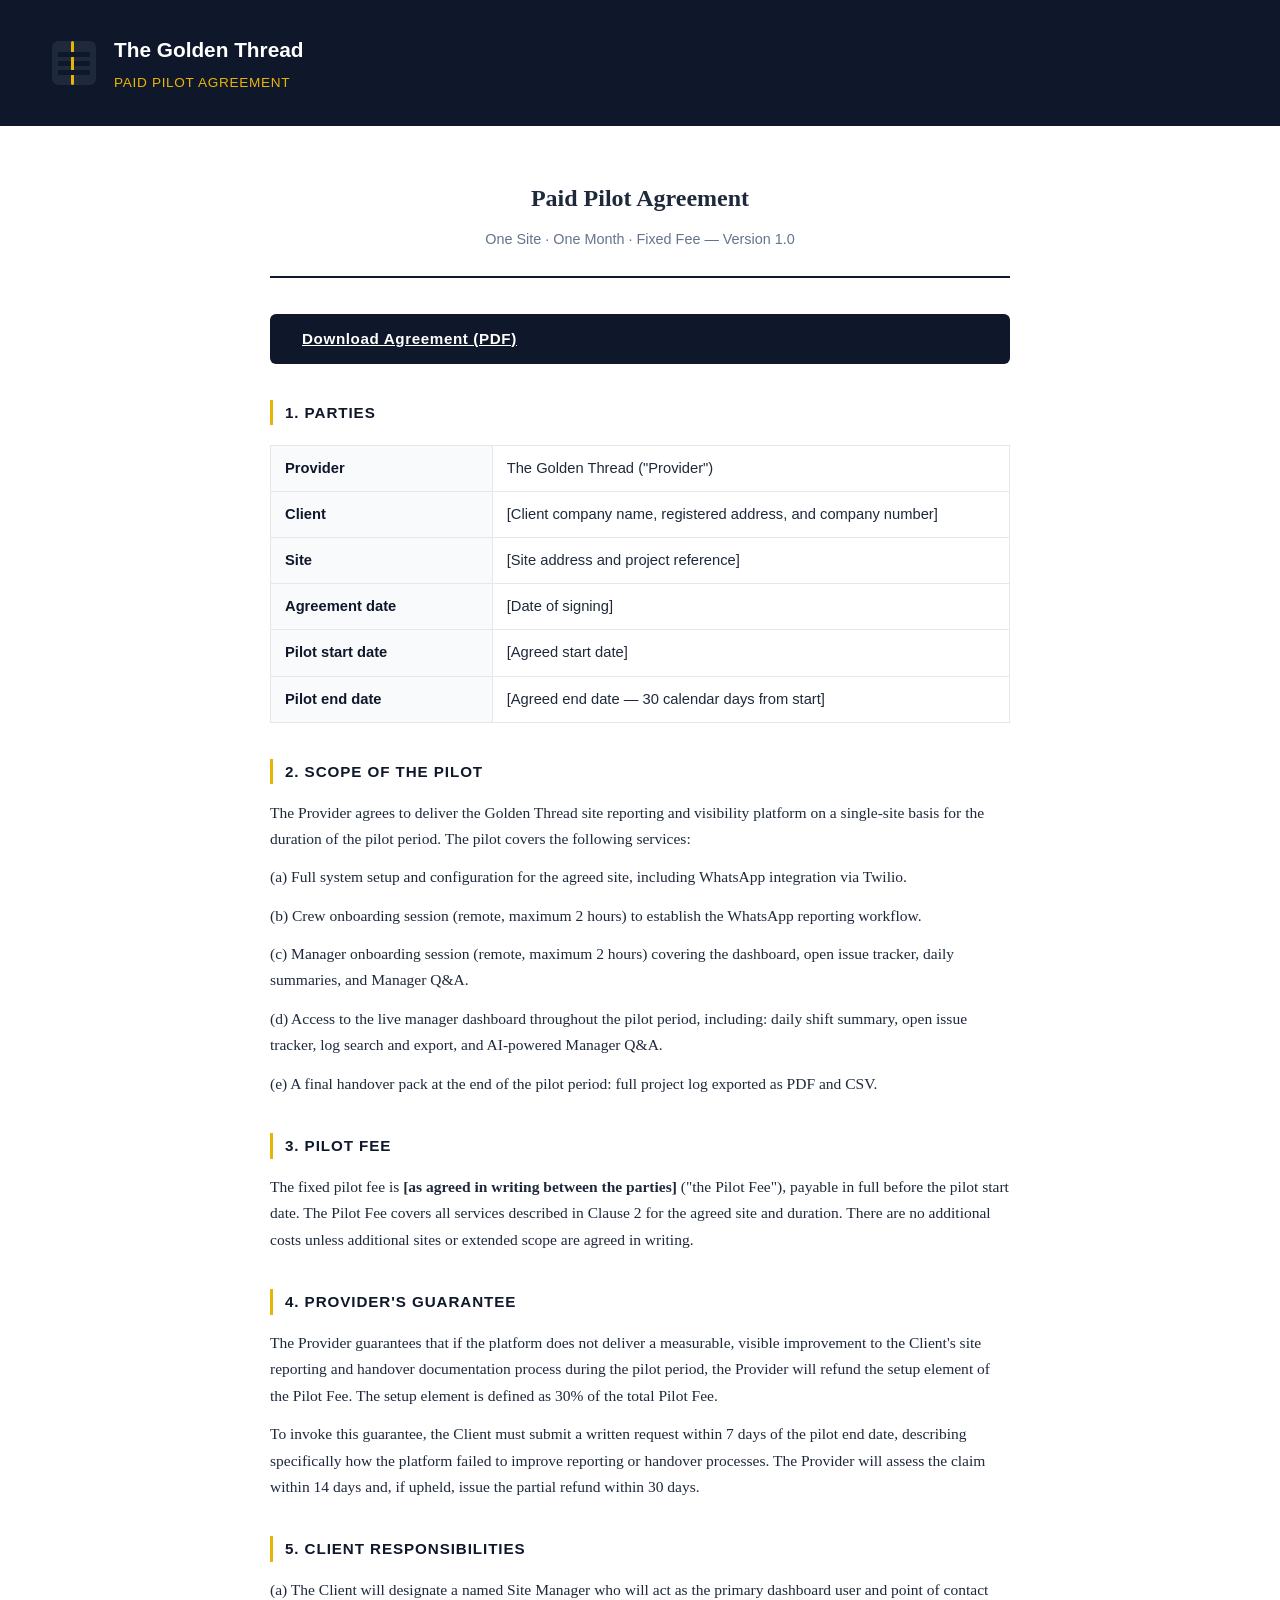
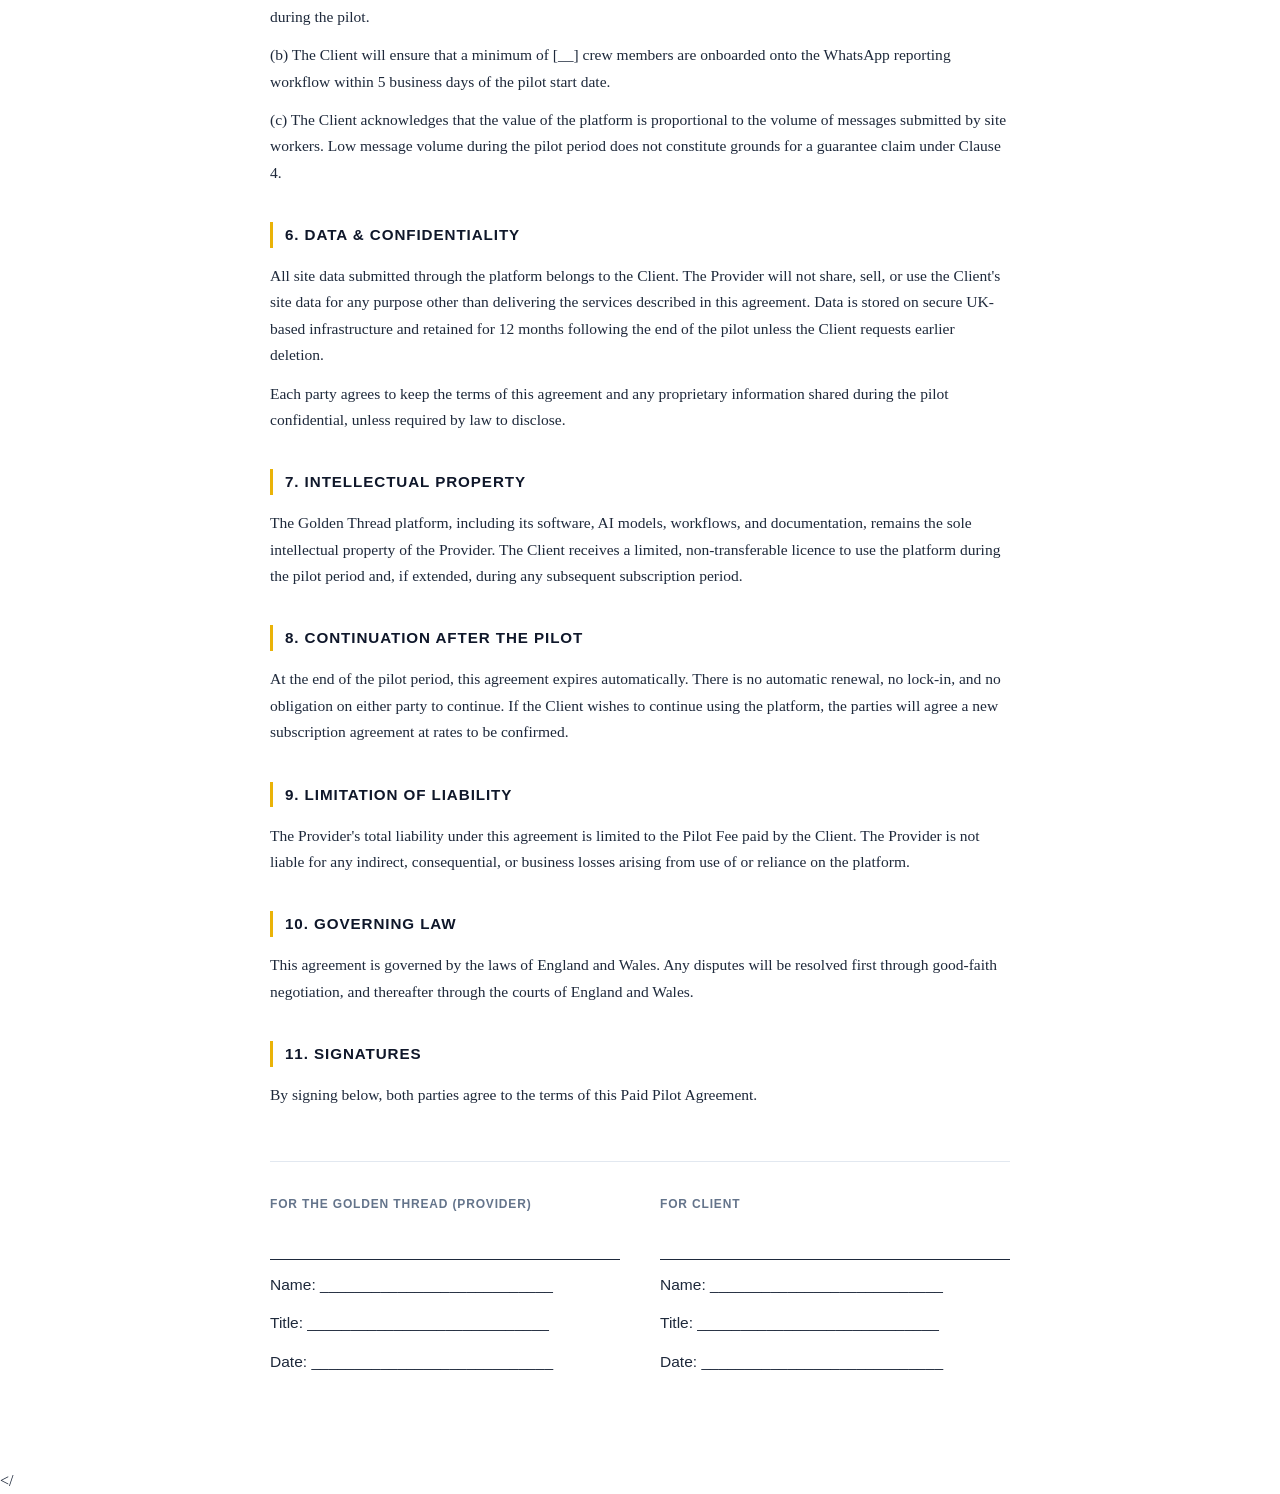
<file: pilot_contract.html>
<!doctype html>
<html lang="en">
<head>
  <meta charset="utf-8">
  <meta name="viewport" content="width=device-width, initial-scale=1">
  <title>Pilot Agreement — The Golden Thread</title>
  <link rel="icon" type="image/svg+xml" href="favicon.svg">
  <style>
    :root {
      --ink: #1e293b;
      --muted: #64748b;
      --gold: #EAB308;
      --navy: #0F172A;
      --line: #e2e8f0;
      --paper: #ffffff;
    }
    * { box-sizing: border-box; }
    html { scroll-behavior: smooth; }
    body {
      margin: 0;
      font-family: Georgia, "Times New Roman", serif;
      background: var(--paper);
      color: var(--ink);
      line-height: 1.7;
    }
    .doc-header {
      background: var(--navy);
      padding: 32px 52px;
      display: flex;
      align-items: center;
      gap: 18px;
    }
    .doc-header-text h1 {
      color: #fff;
      font-family: Arial, Helvetica, sans-serif;
      font-size: 1.3rem;
      margin: 0 0 4px;
    }
    .doc-header-text p {
      color: var(--gold);
      font-family: Arial, Helvetica, sans-serif;
      font-size: 0.85rem;
      margin: 0;
      letter-spacing: 0.05em;
      text-transform: uppercase;
    }
    .contract-body {
      max-width: 820px;
      margin: 0 auto;
      padding: 52px 40px 80px;
    }
    .contract-title {
      text-align: center;
      border-bottom: 2px solid var(--navy);
      padding-bottom: 24px;
      margin-bottom: 36px;
    }
    .contract-title h2 {
      font-size: 1.5rem;
      margin: 0 0 8px;
    }
    .contract-title p {
      color: var(--muted);
      font-size: 0.9rem;
      margin: 0;
      font-family: Arial, Helvetica, sans-serif;
    }
    h3 {
      font-family: Arial, Helvetica, sans-serif;
      font-size: 0.95rem;
      text-transform: uppercase;
      letter-spacing: 0.06em;
      color: var(--navy);
      margin-top: 36px;
      border-left: 3px solid var(--gold);
      padding-left: 12px;
    }
    p { margin: 12px 0; font-size: 0.97rem; }
    .party-table {
      width: 100%;
      border-collapse: collapse;
      margin: 20px 0 32px;
      font-family: Arial, Helvetica, sans-serif;
      font-size: 0.92rem;
    }
    .party-table td {
      padding: 10px 14px;
      border: 1px solid var(--line);
      vertical-align: top;
    }
    .party-table td:first-child {
      font-weight: 700;
      background: #f8fafc;
      width: 30%;
      color: var(--navy);
    }
    .sig-block {
      display: grid;
      grid-template-columns: 1fr 1fr;
      gap: 40px;
      margin-top: 52px;
      padding-top: 32px;
      border-top: 1px solid var(--line);
    }
    .sig-field {
      font-family: Arial, Helvetica, sans-serif;
      font-size: 0.88rem;
    }
    .sig-field strong {
      display: block;
      font-size: 0.75rem;
      text-transform: uppercase;
      letter-spacing: 0.07em;
      color: var(--muted);
      margin-bottom: 10px;
    }
    .sig-line {
      border-bottom: 1px solid var(--ink);
      height: 36px;
      margin-bottom: 8px;
    }
    .print-btn {
      display: block;
      margin: 0 auto 36px;
      background: var(--navy);
      color: #fff;
      border: none;
      border-radius: 6px;
      padding: 12px 32px;
      font-family: Arial, Helvetica, sans-serif;
      font-size: 0.95rem;
      font-weight: 700;
      cursor: pointer;
      letter-spacing: 0.04em;
    }
    .print-btn:hover { background: #1e3a5f; }
    @media print {
      .print-btn, .doc-header { display: none; }
      .contract-body { padding: 20px; }
    }
    @media (max-width: 600px) {
      .contract-body { padding: 28px 20px 60px; }
      .sig-block { grid-template-columns: 1fr; }
      .doc-header { padding: 20px 24px; }
    }
  </style>
</head>
<body>

  <div class="doc-header">
    <svg xmlns="http://www.w3.org/2000/svg" viewBox="0 0 44 44" width="44" height="44" style="border-radius:6px;flex-shrink:0;">
      <rect width="44" height="44" rx="6" fill="#1E293B"/>
      <rect x="6" y="20" width="32" height="5" fill="#0F172A" rx="1"/>
      <rect x="19" y="0" width="3" height="44" fill="#EAB308" rx="1.5"/>
      <rect x="6" y="11" width="32" height="5" fill="#0F172A" rx="1"/>
      <rect x="6" y="29" width="32" height="5" fill="#0F172A" rx="1"/>
    </svg>
    <div class="doc-header-text">
      <h1>The Golden Thread</h1>
      <p>Paid Pilot Agreement</p>
    </div>
  </div>

  <div class="contract-body">
    <div class="contract-title">
      <h2>Paid Pilot Agreement</h2>
      <p>One Site · One Month · Fixed Fee — Version 1.0</p>
    </div>

    <a class="print-btn" href="Golden_Thread_Pilot_Agreement.pdf" download="Golden_Thread_Pilot_Agreement.pdf">Download Agreement (PDF)</a>

    <h3>1. Parties</h3>
    <table class="party-table">
      <tr><td>Provider</td><td>The Golden Thread ("Provider")</td></tr>
      <tr><td>Client</td><td>[Client company name, registered address, and company number]</td></tr>
      <tr><td>Site</td><td>[Site address and project reference]</td></tr>
      <tr><td>Agreement date</td><td>[Date of signing]</td></tr>
      <tr><td>Pilot start date</td><td>[Agreed start date]</td></tr>
      <tr><td>Pilot end date</td><td>[Agreed end date — 30 calendar days from start]</td></tr>
    </table>

    <h3>2. Scope of the Pilot</h3>
    <p>The Provider agrees to deliver the Golden Thread site reporting and visibility platform on a single-site basis for the duration of the pilot period. The pilot covers the following services:</p>
    <p>(a) Full system setup and configuration for the agreed site, including WhatsApp integration via Twilio.</p>
    <p>(b) Crew onboarding session (remote, maximum 2 hours) to establish the WhatsApp reporting workflow.</p>
    <p>(c) Manager onboarding session (remote, maximum 2 hours) covering the dashboard, open issue tracker, daily summaries, and Manager Q&amp;A.</p>
    <p>(d) Access to the live manager dashboard throughout the pilot period, including: daily shift summary, open issue tracker, log search and export, and AI-powered Manager Q&amp;A.</p>
    <p>(e) A final handover pack at the end of the pilot period: full project log exported as PDF and CSV.</p>

    <h3>3. Pilot Fee</h3>
    <p>The fixed pilot fee is <strong>[as agreed in writing between the parties]</strong> ("the Pilot Fee"), payable in full before the pilot start date. The Pilot Fee covers all services described in Clause 2 for the agreed site and duration. There are no additional costs unless additional sites or extended scope are agreed in writing.</p>

    <h3>4. Provider's Guarantee</h3>
    <p>The Provider guarantees that if the platform does not deliver a measurable, visible improvement to the Client's site reporting and handover documentation process during the pilot period, the Provider will refund the setup element of the Pilot Fee. The setup element is defined as 30% of the total Pilot Fee.</p>
    <p>To invoke this guarantee, the Client must submit a written request within 7 days of the pilot end date, describing specifically how the platform failed to improve reporting or handover processes. The Provider will assess the claim within 14 days and, if upheld, issue the partial refund within 30 days.</p>

    <h3>5. Client Responsibilities</h3>
    <p>(a) The Client will designate a named Site Manager who will act as the primary dashboard user and point of contact during the pilot.</p>
    <p>(b) The Client will ensure that a minimum of [__] crew members are onboarded onto the WhatsApp reporting workflow within 5 business days of the pilot start date.</p>
    <p>(c) The Client acknowledges that the value of the platform is proportional to the volume of messages submitted by site workers. Low message volume during the pilot period does not constitute grounds for a guarantee claim under Clause 4.</p>

    <h3>6. Data &amp; Confidentiality</h3>
    <p>All site data submitted through the platform belongs to the Client. The Provider will not share, sell, or use the Client's site data for any purpose other than delivering the services described in this agreement. Data is stored on secure UK-based infrastructure and retained for 12 months following the end of the pilot unless the Client requests earlier deletion.</p>
    <p>Each party agrees to keep the terms of this agreement and any proprietary information shared during the pilot confidential, unless required by law to disclose.</p>

    <h3>7. Intellectual Property</h3>
    <p>The Golden Thread platform, including its software, AI models, workflows, and documentation, remains the sole intellectual property of the Provider. The Client receives a limited, non-transferable licence to use the platform during the pilot period and, if extended, during any subsequent subscription period.</p>

    <h3>8. Continuation After the Pilot</h3>
    <p>At the end of the pilot period, this agreement expires automatically. There is no automatic renewal, no lock-in, and no obligation on either party to continue. If the Client wishes to continue using the platform, the parties will agree a new subscription agreement at rates to be confirmed.</p>

    <h3>9. Limitation of Liability</h3>
    <p>The Provider's total liability under this agreement is limited to the Pilot Fee paid by the Client. The Provider is not liable for any indirect, consequential, or business losses arising from use of or reliance on the platform.</p>

    <h3>10. Governing Law</h3>
    <p>This agreement is governed by the laws of England and Wales. Any disputes will be resolved first through good-faith negotiation, and thereafter through the courts of England and Wales.</p>

    <h3>11. Signatures</h3>
    <p>By signing below, both parties agree to the terms of this Paid Pilot Agreement.</p>

    <div class="sig-block">
      <div class="sig-field">
        <strong>For The Golden Thread (Provider)</strong>
        <div class="sig-line"></div>
        <p>Name: ___________________________</p>
        <p>Title: ____________________________</p>
        <p>Date: ____________________________</p>
      </div>
      <div class="sig-field">
        <strong>For Client</strong>
        <div class="sig-line"></div>
        <p>Name: ___________________________</p>
        <p>Title: ____________________________</p>
        <p>Date: ____________________________</p>
      </div>
    </div>

  </div>
</
</file>
